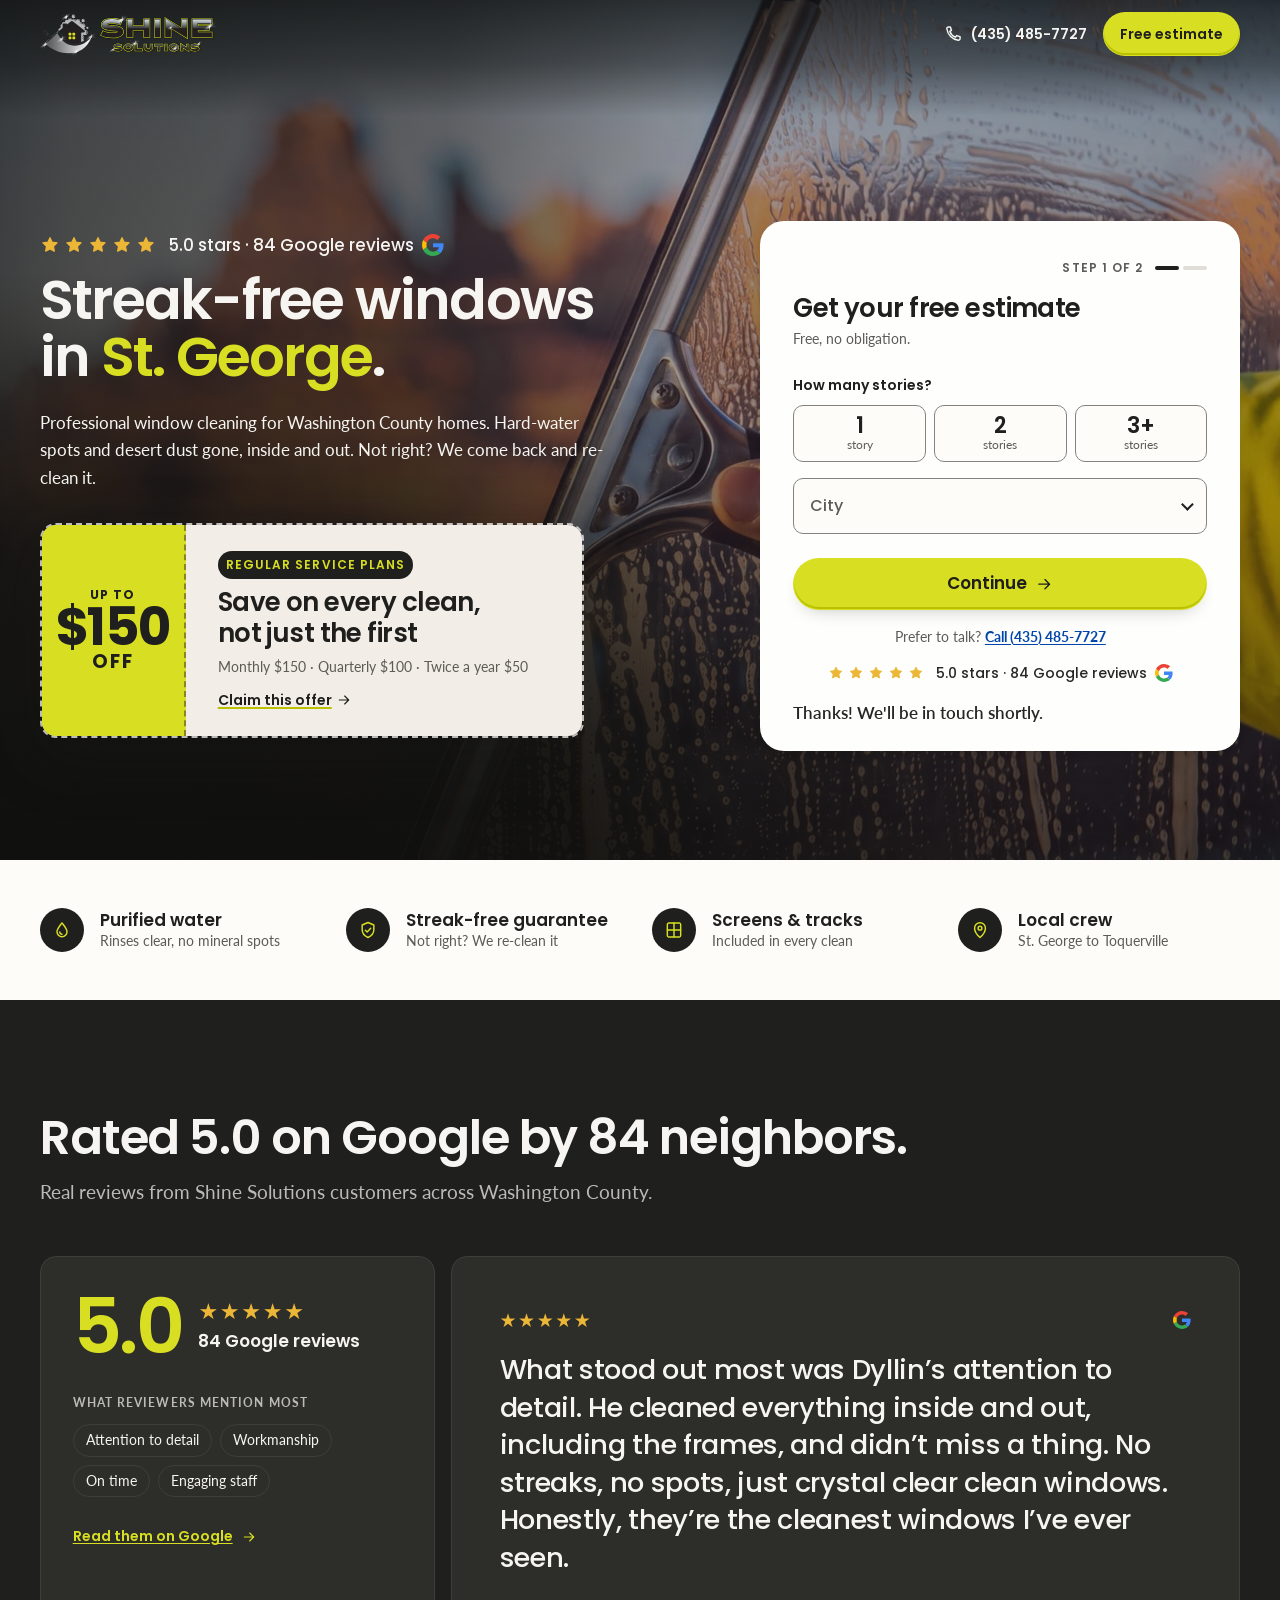
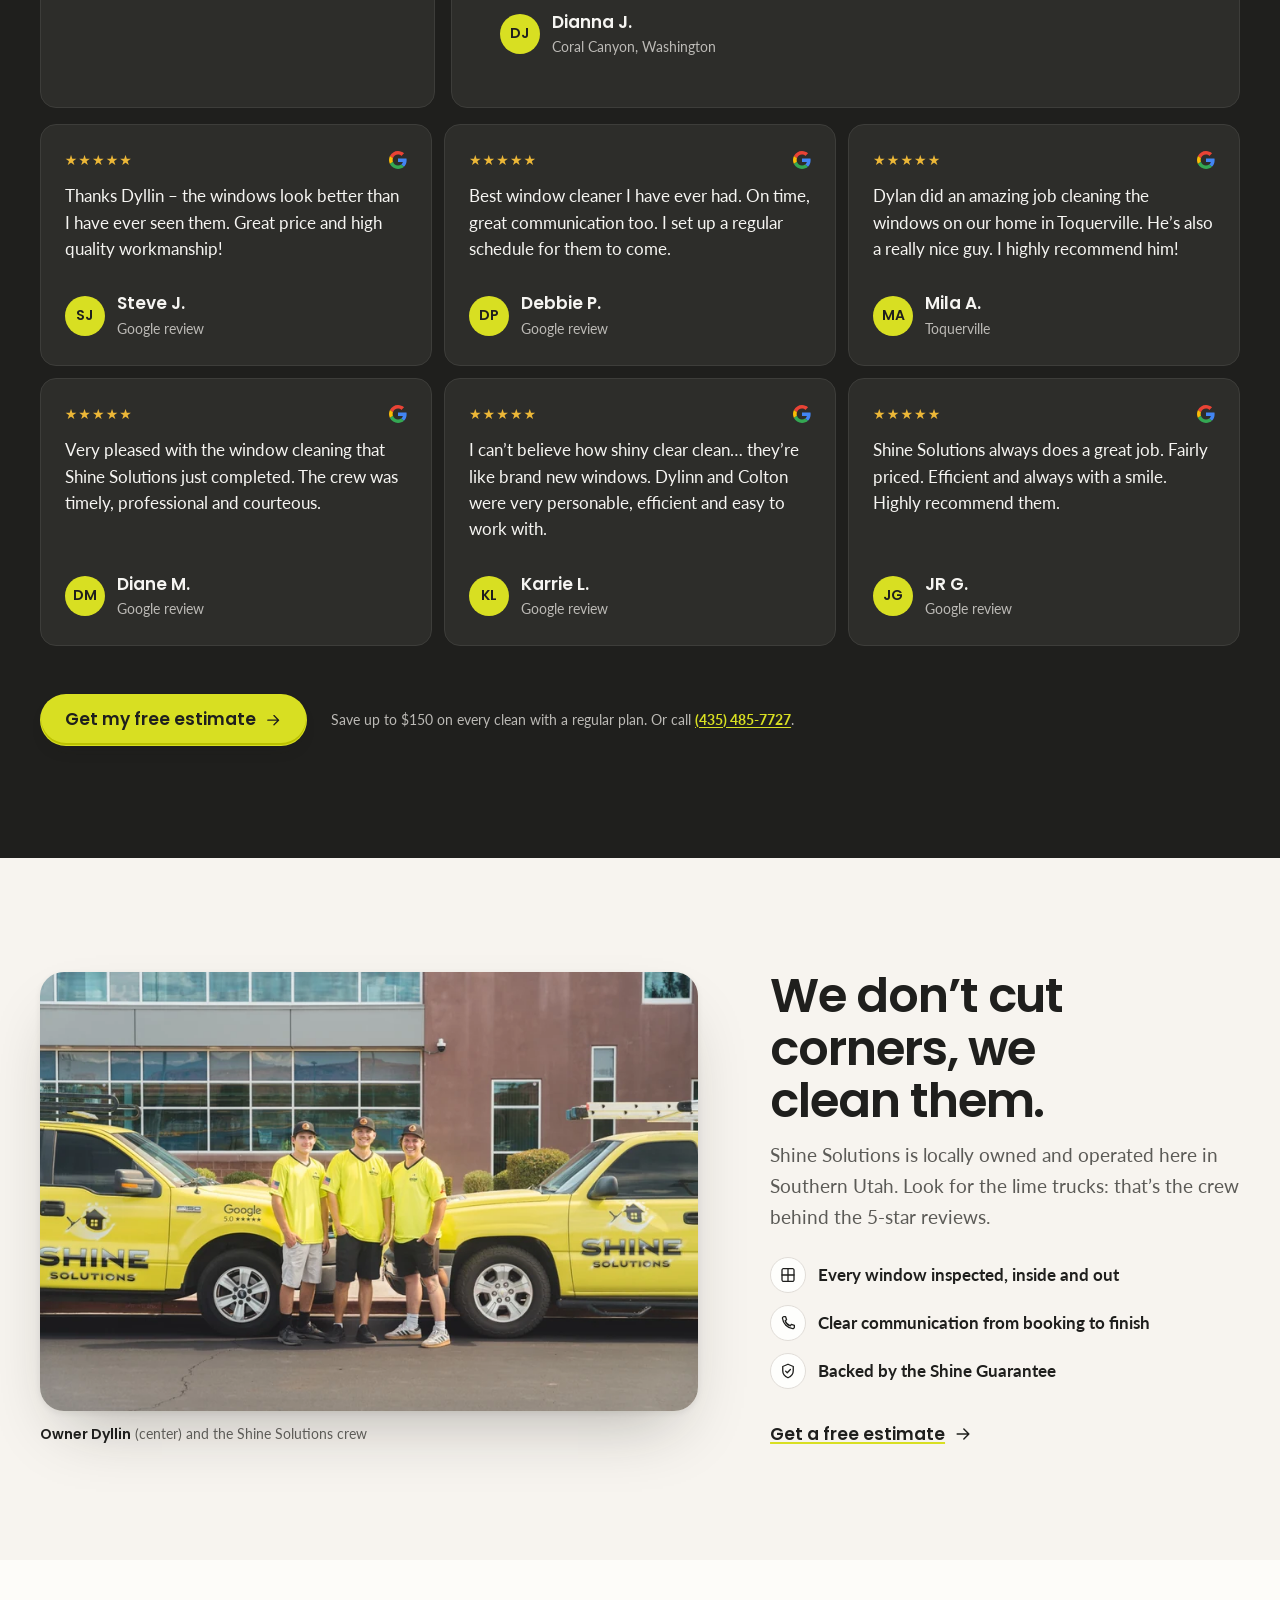
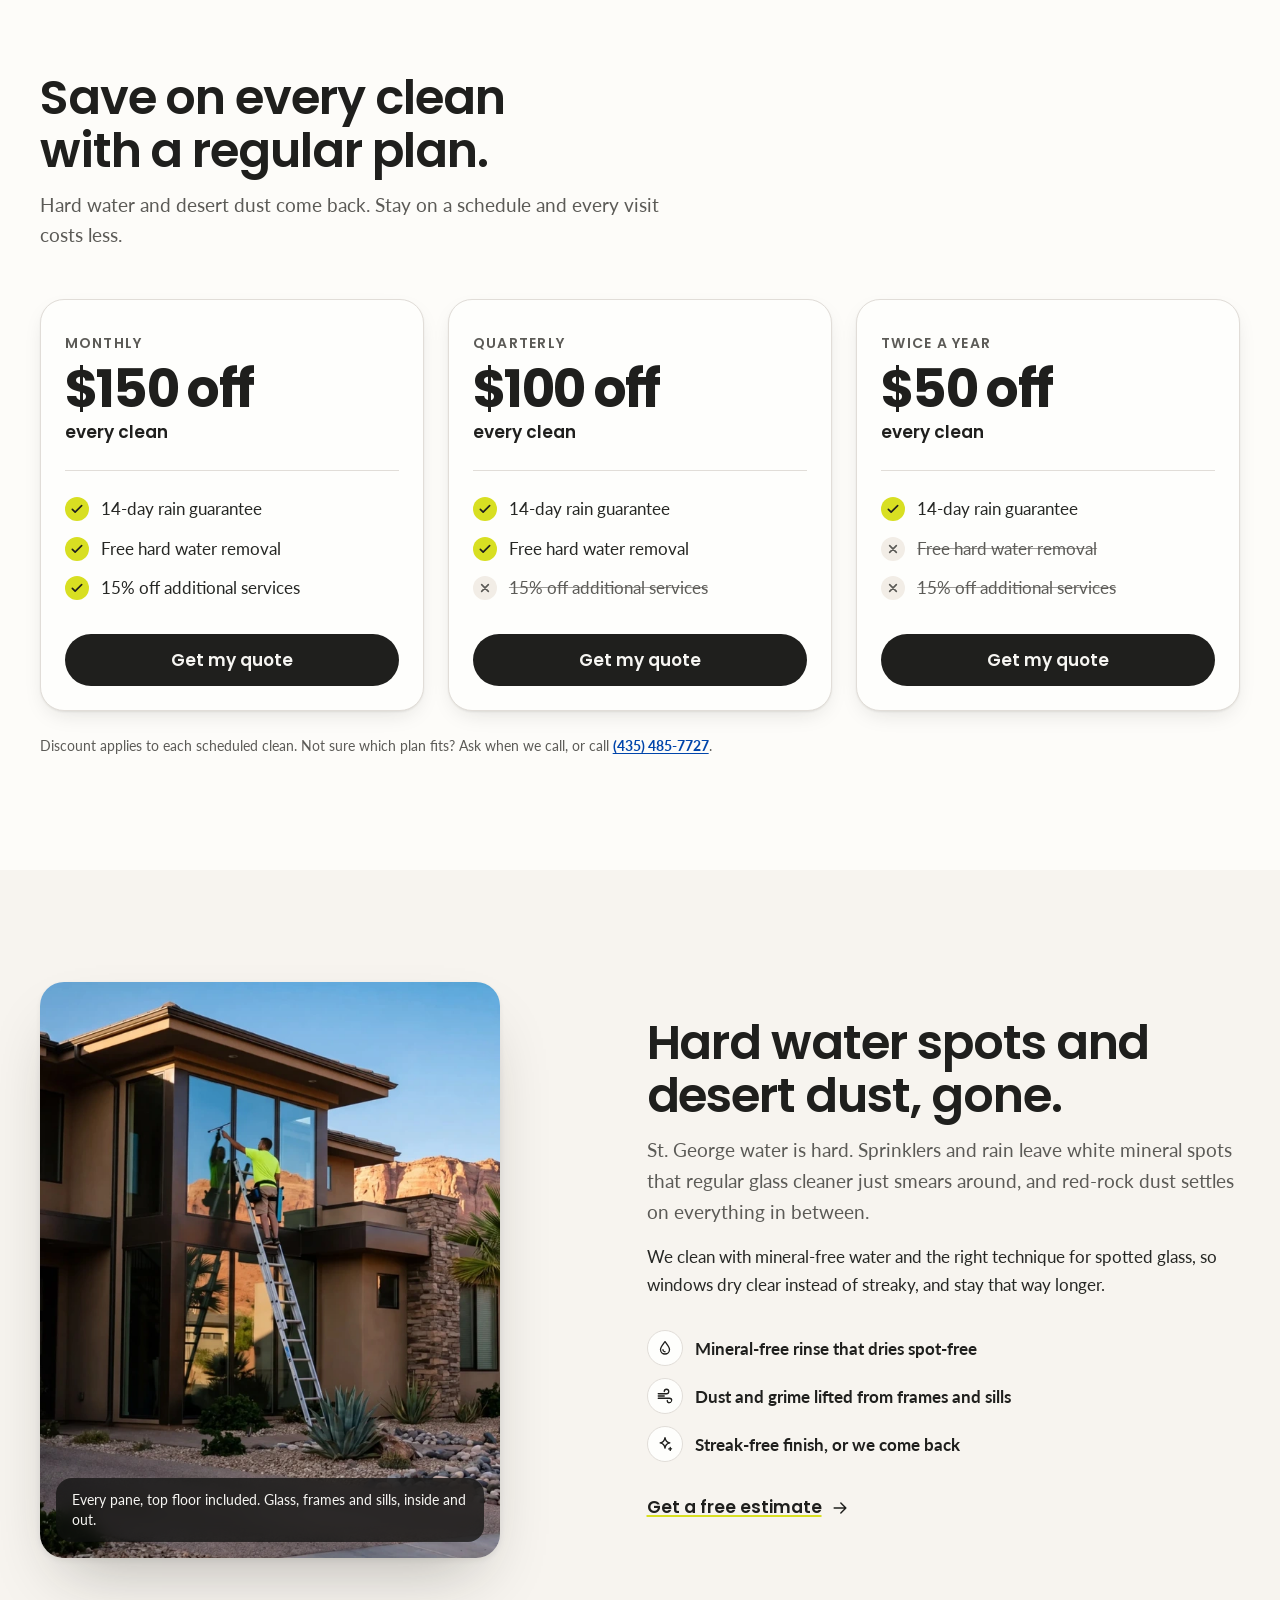
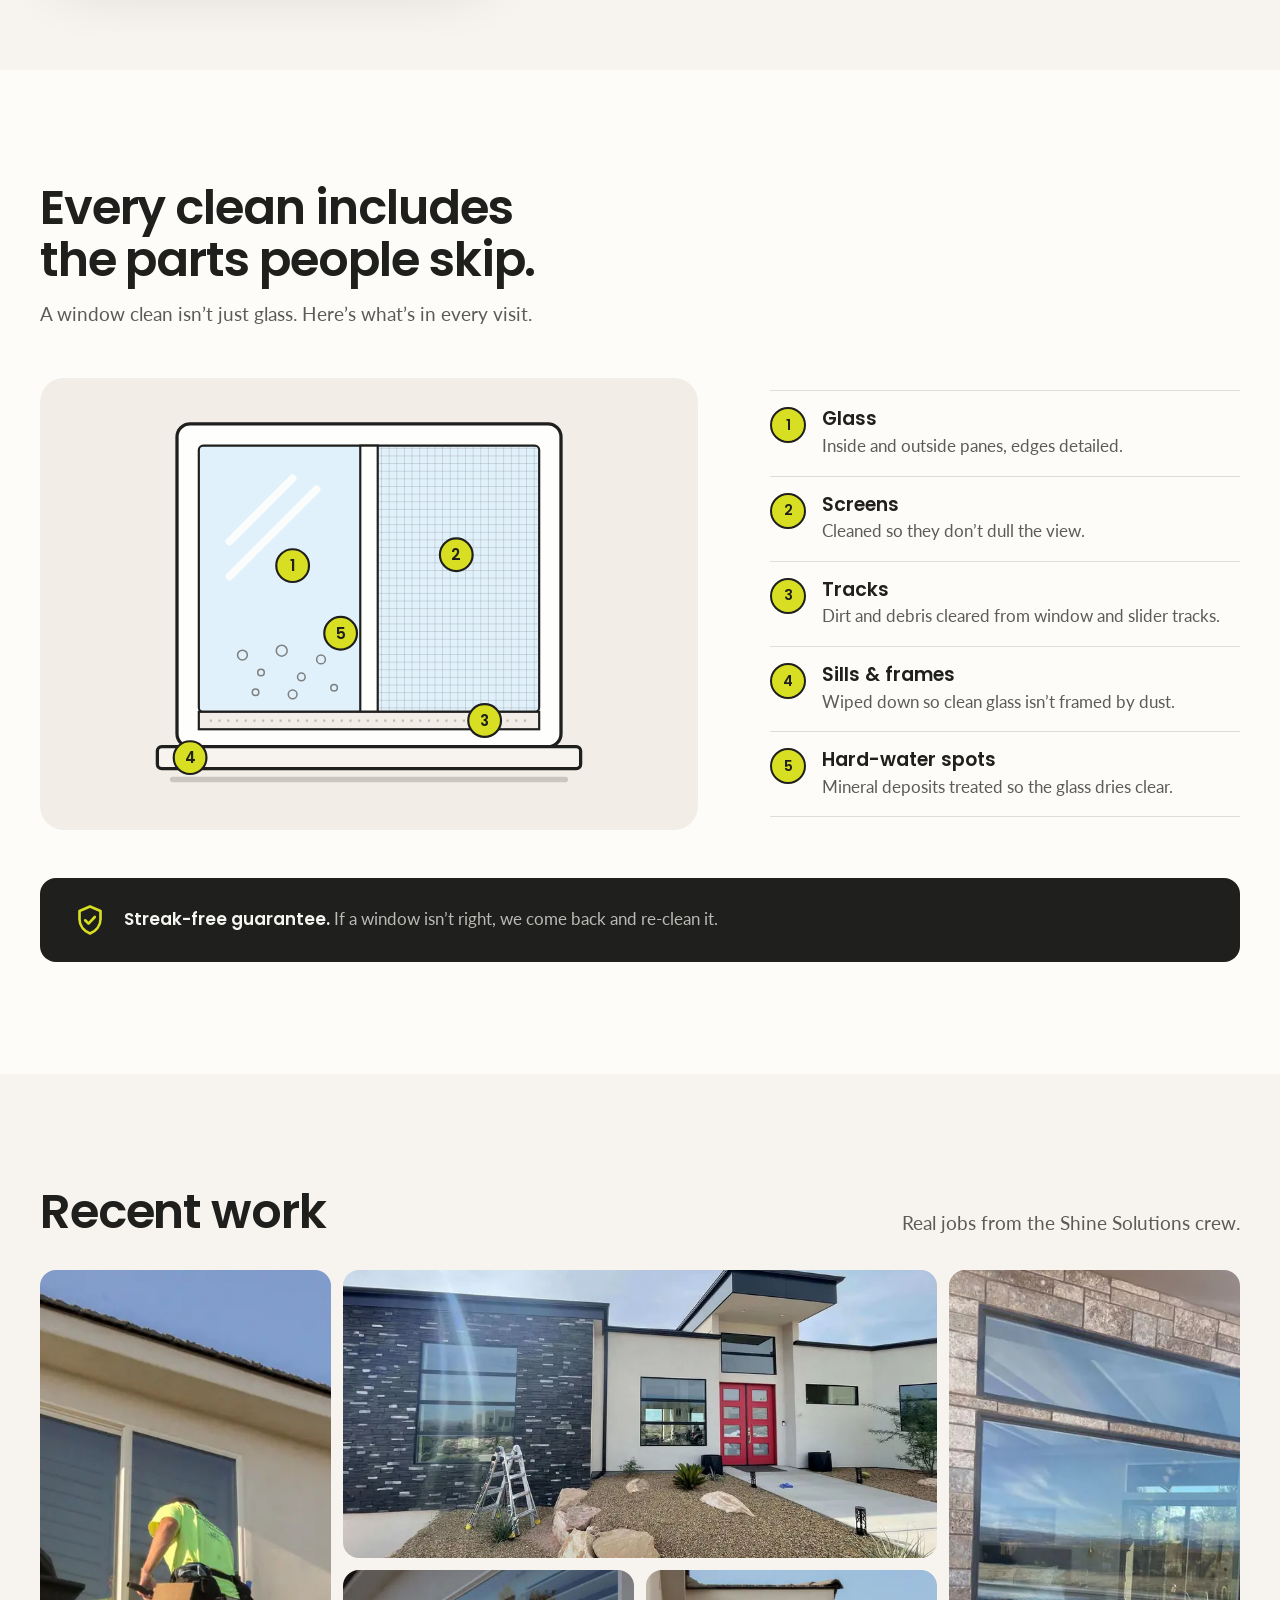
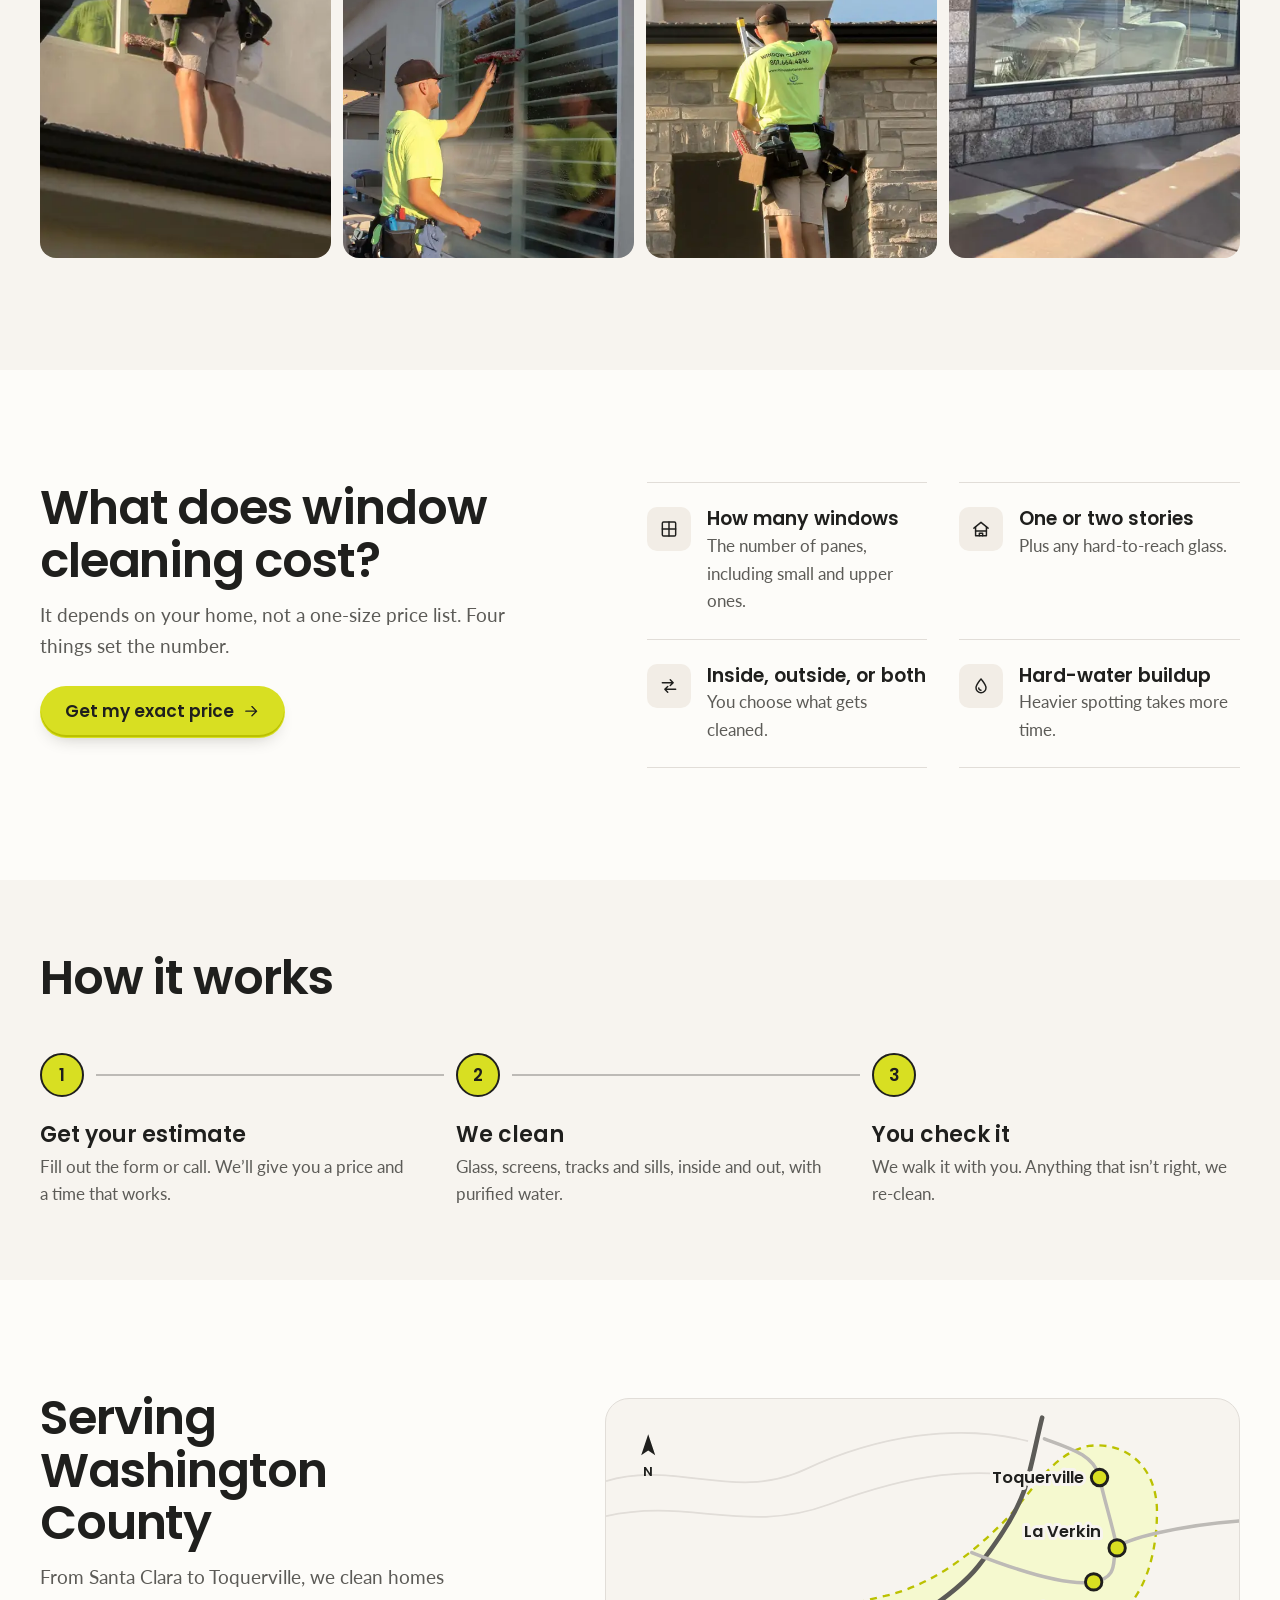
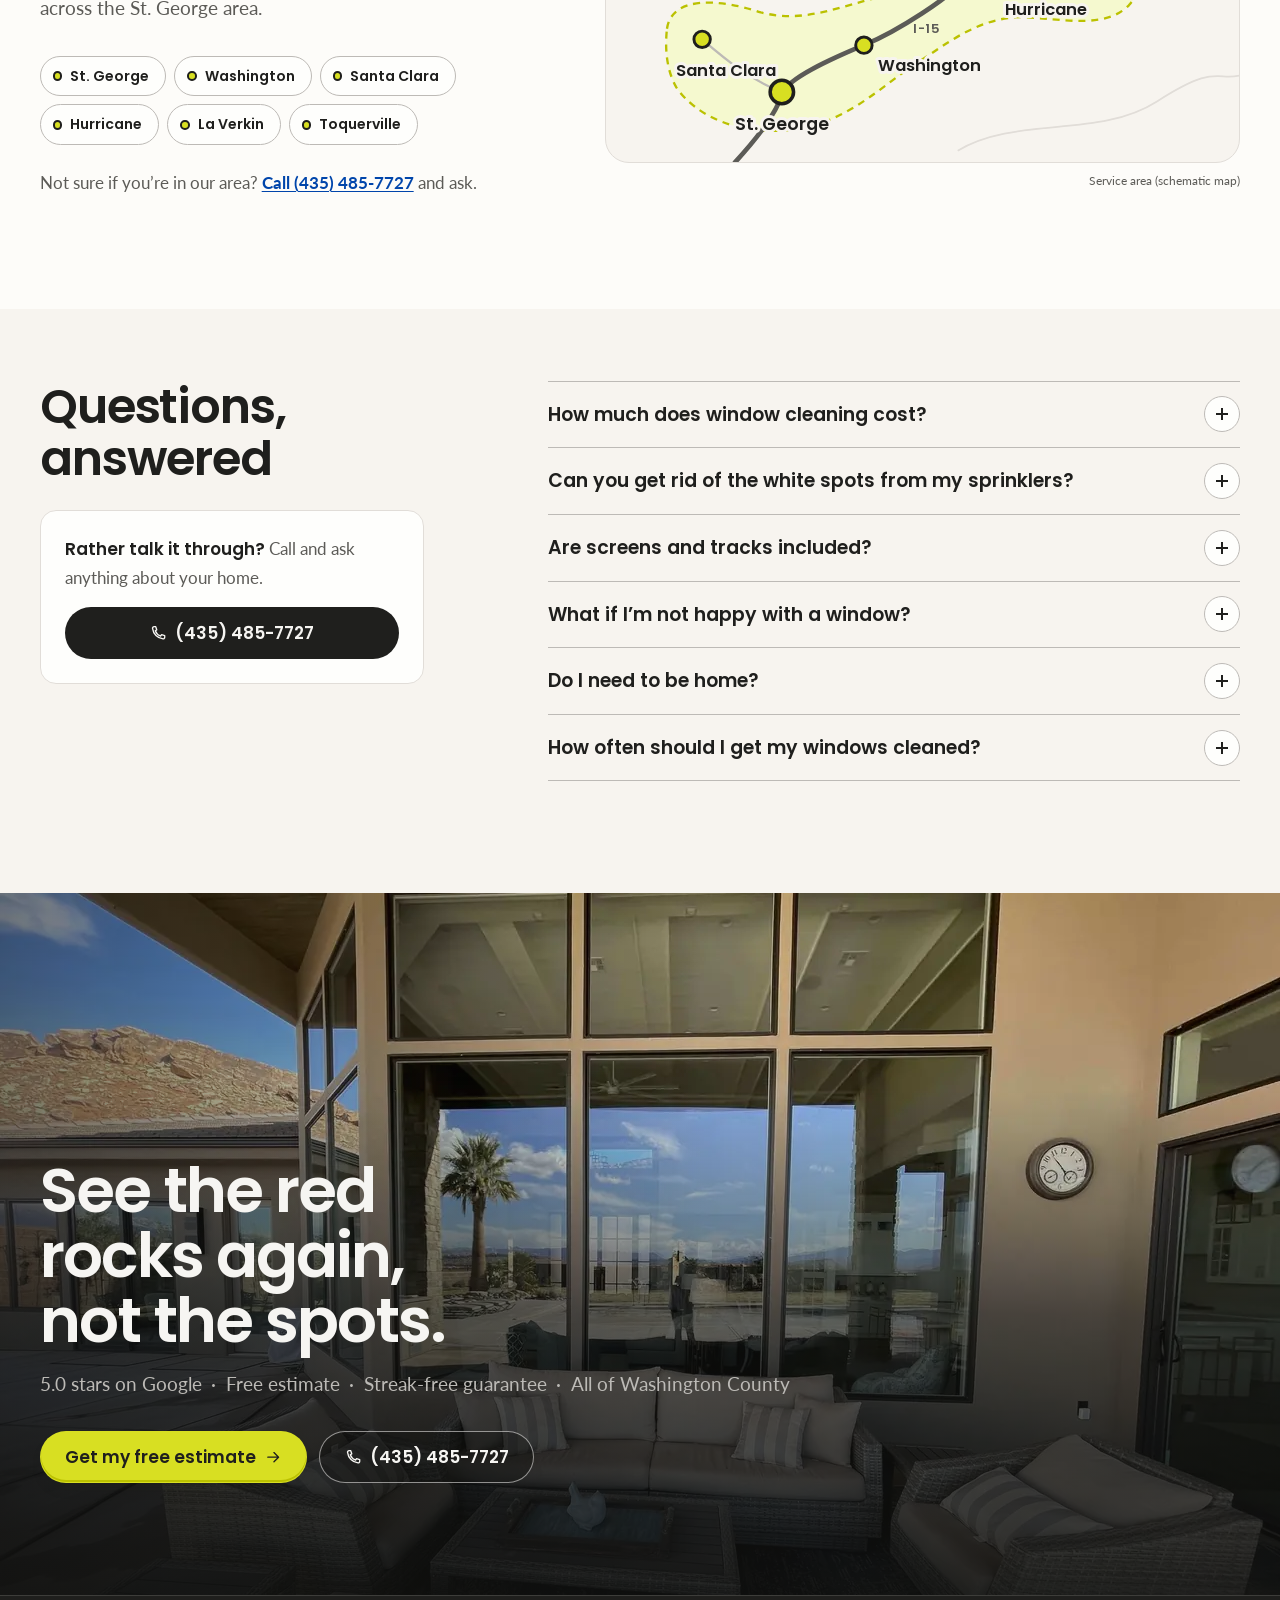
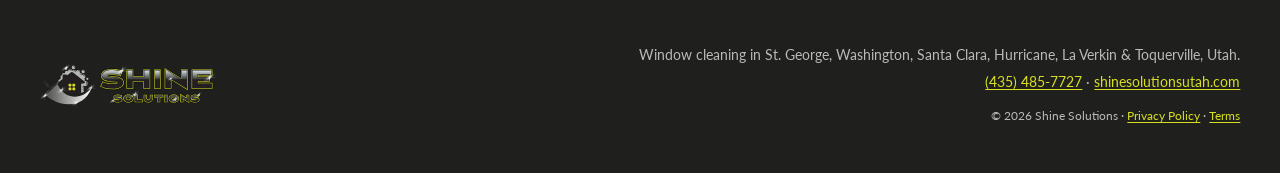
<file: index.html>
<!doctype html>
<html lang="en">
<head>
  <meta name="ockno-page" content="home">
  <meta charset="utf-8">
  <meta name="viewport" content="width=device-width, initial-scale=1, viewport-fit=cover">
  <title>Window Cleaning in St. George, UT | Shine Solutions</title>
  <meta name="description" content="Streak-free window cleaning in St. George, Washington, Santa Clara, Hurricane, La Verkin and Toquerville. Hard-water spot removal, screens and tracks included. Free estimate.">
  <link rel="canonical" href="https://www.shinesolutionsutah.com/">
  <meta name="robots" content="index, follow">
  <meta name="theme-color" content="#242424">

  <!-- Google Ads. The estimate-form conversion is sent from script.js; its target is data-ads-conversion on #estimate-form. -->
  <!-- Google tag (gtag.js) -->
  <script async src="https://www.googletagmanager.com/gtag/js?id=AW-18330851082"></script>
  <script>
    window.dataLayer = window.dataLayer || [];
    function gtag(){dataLayer.push(arguments);}
    gtag('js', new Date());

    gtag('config', 'AW-18330851082');
  </script>

  <link rel="icon" type="image/png" sizes="32x32" href="assets/favicon-32.png">
  <link rel="apple-touch-icon" href="assets/favicon-256.png">

  <link rel="preload" as="image" type="image/webp" href="assets/img/hero-grip-desktop-1280.webp"
        imagesrcset="assets/img/hero-grip-desktop-1280.webp 1280w, assets/img/hero-grip-desktop-1500.webp 1500w" imagesizes="100vw"
        media="(min-width: 60rem)">
  <link rel="preload" as="image" type="image/webp" href="assets/img/hero-grip-mobile-640.webp"
        imagesrcset="assets/img/hero-grip-mobile-640.webp 640w, assets/img/hero-grip-mobile-900.webp 900w" imagesizes="100vw"
        media="(max-width: 39.99rem)">
  <link rel="preload" as="image" type="image/webp" href="assets/img/hero-grip-1280.webp"
        imagesrcset="assets/img/hero-grip-1280.webp 1280w, assets/img/hero-grip-2000.webp 2000w" imagesizes="100vw"
        media="(min-width: 40rem) and (max-width: 59.99rem)">

  <link rel="preconnect" href="https://fonts.googleapis.com">
  <link rel="preconnect" href="https://fonts.gstatic.com" crossorigin>
  <link rel="stylesheet" href="https://fonts.googleapis.com/css2?family=Lato:wght@400;700&family=Poppins:wght@500;600;700&display=swap">
  <link rel="stylesheet" href="tokens.css">
  <link rel="stylesheet" href="styles.css">

  <script type="application/ld+json">
  {
    "@context": "https://schema.org",
    "@type": "HomeAndConstructionBusiness",
    "name": "Shine Solutions",
    "url": "https://www.shinesolutionsutah.com/",
    "telephone": "+1-435-485-7727",
    "description": "Residential window cleaning in St. George and Washington County, Utah.",
    "areaServed": ["St. George, UT", "Washington, UT", "Santa Clara, UT", "Hurricane, UT", "La Verkin, UT", "Toquerville, UT"],
    "makesOffer": { "@type": "Offer", "itemOffered": { "@type": "Service", "name": "Window cleaning" } }
  }
  </script>
</head>
<body id="top">
  <!-- Icon sprite · one stroke voice (24px grid, 1.75 stroke, round caps) -->
  <svg class="sprite" aria-hidden="true" focusable="false">
    <symbol id="i-check" viewBox="0 0 24 24"><path d="M5 12.5l4.2 4.2L19 7"/></symbol>
    <symbol id="i-drop" viewBox="0 0 24 24"><path d="M12 3.5c3 4 6 7.2 6 10.5a6 6 0 0 1-12 0c0-3.3 3-6.5 6-10.5z"/><path d="M9.3 14.3a2.7 2.7 0 0 0 2.7 2.7"/></symbol>
    <symbol id="i-shield" viewBox="0 0 24 24"><path d="M12 3l7 3v5.5c0 4.3-3 7.8-7 9.5-4-1.7-7-5.2-7-9.5V6z"/><path d="M8.8 12.2l2.2 2.2 4.2-4.4"/></symbol>
    <symbol id="i-window" viewBox="0 0 24 24"><rect x="4" y="3.5" width="16" height="17" rx="1.5"/><path d="M12 3.5v17M4 12h16"/></symbol>
    <symbol id="i-pin" viewBox="0 0 24 24"><path d="M12 21s6.5-5.8 6.5-11.2a6.5 6.5 0 0 0-13 0C5.5 15.2 12 21 12 21z"/><circle cx="12" cy="9.8" r="2.3"/></symbol>
    <symbol id="i-phone" viewBox="0 0 24 24"><path d="M6.6 3.5h2.2l1.3 4.1-1.9 1.3a11.5 11.5 0 0 0 6.9 6.9l1.3-1.9 4.1 1.3v2.2a2 2 0 0 1-2.2 2A15.8 15.8 0 0 1 4.6 5.7a2 2 0 0 1 2-2.2z"/></symbol>
    <symbol id="i-star" viewBox="0 0 24 24"><path d="M12 3.2l2.6 5.4 5.9.8-4.3 4.1 1 5.9L12 16.6l-5.2 2.8 1-5.9-4.3-4.1 5.9-.8z"/></symbol>
    <!-- Google "G" (brand colours) -->
    <symbol id="i-google" viewBox="0 0 48 48"><path fill="#EA4335" d="M24 9.5c3.54 0 6.71 1.22 9.21 3.6l6.85-6.85C35.9 2.38 30.47 0 24 0 14.62 0 6.51 5.38 2.56 13.22l7.98 6.19C12.43 13.72 17.74 9.5 24 9.5z"/><path fill="#4285F4" d="M46.98 24.55c0-1.57-.15-3.09-.38-4.55H24v9.02h12.94c-.58 2.96-2.26 5.48-4.78 7.18l7.73 6c4.51-4.18 7.09-10.36 7.09-17.65z"/><path fill="#FBBC05" d="M10.53 28.59c-.48-1.45-.76-2.99-.76-4.59s.27-3.14.76-4.59l-7.98-6.19C.92 16.46 0 20.12 0 24c0 3.88.92 7.54 2.56 10.78l7.97-6.19z"/><path fill="#34A853" d="M24 48c6.48 0 11.93-2.13 15.89-5.81l-7.73-6c-2.15 1.45-4.92 2.3-8.16 2.3-6.26 0-11.57-4.22-13.47-9.91l-7.98 6.19C6.51 42.62 14.62 48 24 48z"/></symbol>
    <symbol id="i-x" viewBox="0 0 24 24"><path d="M7 7l10 10M17 7L7 17"/></symbol>
    <symbol id="i-arrow" viewBox="0 0 24 24"><path d="M5 12h13M13 6l6 6-6 6"/></symbol>
    <symbol id="i-stories" viewBox="0 0 24 24"><path d="M3.5 11L12 4l8.5 7"/><path d="M5.5 9.5V20h13V9.5"/><path d="M5.5 14.5h13"/><path d="M10 20v-3h4v3"/></symbol>
    <symbol id="i-inout" viewBox="0 0 24 24"><path d="M4 8h13M13.5 4.5L17 8l-3.5 3.5"/><path d="M20 16H7M10.5 12.5L7 16l3.5 3.5"/></symbol>
    <symbol id="i-wind" viewBox="0 0 24 24"><path d="M3 9h11a3 3 0 1 0-3-3"/><path d="M3 15h15a3 3 0 1 1-3 3"/><path d="M3 12h8"/></symbol>
    <symbol id="i-sparkle" viewBox="0 0 24 24"><path d="M12 3.5c.6 4.4 2.5 6.3 6.5 7-4 .7-5.9 2.6-6.5 7-.6-4.4-2.5-6.3-6.5-7 4-.7 5.9-2.6 6.5-7z"/><path d="M19 16.5v4M17 18.5h4"/></symbol>
  </svg>

  <a class="skip" href="#estimate">Skip to the free estimate form</a>

  <header class="nav" id="nav">
    <div class="nav__inner">
      <a class="brand" href="#top" aria-label="Shine Solutions, back to top">
        <img src="assets/shine-solutions-logo.svg" alt="Shine Solutions" width="682" height="170">
      </a>
      <div class="nav__actions">
        <a class="nav__phone" href="tel:+14354857727" data-track="phone_click">
          <svg class="i" aria-hidden="true"><use href="#i-phone"/></svg>
          <span>(435)&nbsp;485-7727</span>
        </a>
        <a class="btn btn--primary btn--sm nav__cta" href="#estimate">Free estimate</a>
        <a class="btn btn--ghost-light btn--sm nav__call" href="tel:+14354857727" data-track="phone_click">
          <svg class="i" aria-hidden="true"><use href="#i-phone"/></svg>
          <span>Call</span>
        </a>
      </div>
    </div>
  </header>

  <main>
    <!-- ═══ HERO · photo + form card bridging the photo and the page ═══ -->
    <section class="hero" aria-labelledby="hero-title">
      <picture class="hero__media">
        <source media="(min-width: 60rem)" type="image/webp"
                srcset="assets/img/hero-grip-desktop-1280.webp 1280w, assets/img/hero-grip-desktop-1500.webp 1500w" sizes="100vw">
        <source media="(min-width: 60rem)"
                srcset="assets/img/hero-grip-desktop-1280.jpg 1280w, assets/img/hero-grip-desktop-1500.jpg 1500w" sizes="100vw">
        <!-- tablets: full frame -->
        <source media="(min-width: 40rem)" type="image/webp"
                srcset="assets/img/hero-grip-1280.webp 1280w, assets/img/hero-grip-2000.webp 2000w" sizes="100vw">
        <source media="(min-width: 40rem)"
                srcset="assets/img/hero-grip-1280.jpg 1280w, assets/img/hero-grip-2000.jpg 2000w" sizes="100vw">
        <source type="image/webp"
                srcset="assets/img/hero-grip-mobile-640.webp 640w, assets/img/hero-grip-mobile-900.webp 900w" sizes="100vw">
        <img src="assets/img/hero-grip-mobile-640.jpg"
             srcset="assets/img/hero-grip-mobile-640.jpg 640w, assets/img/hero-grip-mobile-900.jpg 900w" sizes="100vw"
             width="640" height="800" fetchpriority="high" decoding="async"
             alt="A window cleaner's hand pulling a squeegee through soapy water on a window, red rock cliffs blurred beyond">
      </picture>

      <div class="hero__head">
        <p class="rating-pill"><span class="rating-pill__stars" role="img" aria-label="Rated 5 out of 5"><svg aria-hidden="true"><use href="#i-star"/></svg><svg aria-hidden="true"><use href="#i-star"/></svg><svg aria-hidden="true"><use href="#i-star"/></svg><svg aria-hidden="true"><use href="#i-star"/></svg><svg aria-hidden="true"><use href="#i-star"/></svg></span><span class="rating-pill__text">5.0 stars · 84 Google reviews<svg class="g-logo" aria-hidden="true"><use href="#i-google"/></svg></span></p>
        <h1 id="hero-title" class="hero__title">Streak-free windows in <span class="hl nowrap" data-city>St.&nbsp;George</span>.</h1>
      </div>

      <div class="hero__body">
        <p class="hero__lede">Professional window cleaning for Washington County homes. Hard-water spots and desert dust gone,
          inside and out. Not right? We come back and re-clean it.</p>

        <!-- Offer coupon → jumps to the form (the plans section explains the tiers further down). Amounts must match #plans and the hidden "offer" field. -->
        <div class="coupon">
          <a class="coupon__card" href="#estimate" data-track="offer_click">
            <p class="coupon__stub"><span class="coupon__upto">up to</span><span class="coupon__amount">$150</span><span class="coupon__off">off</span></p>
            <div class="coupon__body">
              <p class="coupon__label">Regular service plans</p>
              <p class="coupon__title">Save on every clean, not just the&nbsp;first</p>
              <p class="coupon__fine"><span class="nowrap">Monthly $150</span> · <span class="nowrap">Quarterly $100</span> · <span class="nowrap">Twice a year $50</span></p>
              <span class="coupon__more">Claim this offer<svg class="i" aria-hidden="true"><use href="#i-arrow"/></svg></span>
            </div>
          </a>
        </div>
      </div>

      <div class="hero__form" id="estimate">
        <!-- data-ads-conversion: the Google Ads conversion to report when a lead is received. Replace CONVERSION_LABEL with the
             label from Google Ads (Goals > Conversions > your lead-form action > Tag setup > event snippet "send_to"). -->
        <form class="form" id="estimate-form" novalidate data-endpoint="https://hooks.zapier.com/hooks/catch/29011102/4miz0ay/" data-ads-conversion="AW-18330851082/CONVERSION_LABEL" data-ockno-form>
          <div class="form__main">
            <!-- phones + tablets: the plan offer rides on top of the form card as a tear-off ticket
                 (desktop shows the full coupon beside the form instead). Amounts must match #plans. -->
            <div class="form__offer">
              <p class="form__offer-stub"><span>up to</span><b>$150</b><span>off</span></p>
              <p class="form__offer-text"><strong>Save on every clean</strong> <span>with a regular cleaning plan</span></p>
            </div>

            <!-- progress; the step label is announced to screen readers when it changes -->
            <div class="form__progress">
              <button class="form__back" type="button" hidden><svg class="i" aria-hidden="true"><use href="#i-arrow"/></svg>Back</button>
              <p class="form__step" aria-live="polite">Step <span data-step-num>1</span> of 2</p>
              <span class="form__bar" aria-hidden="true"><span></span><span></span></span>
            </div>

            <!-- STEP 1 · nothing personal, just taps -->
            <div class="form__panel" data-step="1">
              <h2 class="form__title">Get your free estimate</h2>
              <p class="form__sub">Free, no obligation.</p>

              <div class="form__fields">
                <fieldset class="choice" id="f-stories" aria-describedby="f-stories-error">
                  <legend>How many stories?</legend>
                  <div class="choice__options">
                    <label class="choice__opt"><input type="radio" name="stories" value="1" data-ockno-field="custom:how_many_stories"><span><b>1</b>story</span></label>
                    <label class="choice__opt"><input type="radio" name="stories" value="2" data-ockno-field="custom:how_many_stories"><span><b>2</b>stories</span></label>
                    <label class="choice__opt"><input type="radio" name="stories" value="3+" data-ockno-field="custom:how_many_stories"><span><b>3+</b>stories</span></label>
                  </div>
                  <p class="field__error" id="f-stories-error" hidden>Pick one</p>
                </fieldset>

                <div class="field">
                  <label for="f-city">City</label>
                  <div class="select">
                    <select id="f-city" name="city" required data-ockno-field="city">
                      <option value="" disabled selected hidden></option>
                      <option>St. George</option>
                      <option>Washington</option>
                      <option>Santa Clara</option>
                      <option>Hurricane</option>
                      <option>La Verkin</option>
                      <option>Toquerville</option>
                    </select>
                  </div>
                  <p class="field__error" id="f-city-error" hidden>Pick your city</p>
                </div>
              </div>

              <button class="btn btn--primary btn--block" type="button" data-next>
                <span>Continue</span>
                <svg class="i i--arrow" aria-hidden="true"><use href="#i-arrow"/></svg>
              </button>
            </div>

            <!-- STEP 2 · contact details. The text-message consent sits here, next to the phone field and the button,
                 where the number is given: optional, unchecked by default (carriers reject pre-checked or required boxes).
                 TODO before launch: compare the wording with GoHighLevel's current A2P 10DLC template, and swap in the
                 real privacy.html / terms.html. -->
            <div class="form__panel" data-step="2" hidden>
              <h2 class="form__title">How can we reach you?</h2>
              <p class="form__sub">We&rsquo;ll get in touch to set up your free estimate. We never share your number.</p>

              <div class="form__fields">
                <div class="field">
                  <label for="f-name">Name</label>
                  <input id="f-name" name="name" type="text" autocomplete="name" placeholder=" " required data-ockno-field="full_name">
                  <p class="field__error" id="f-name-error" hidden>Enter your name</p>
                </div>

                <div class="field">
                  <label for="f-phone">Phone</label>
                  <input id="f-phone" name="phone" type="tel" inputmode="tel" autocomplete="tel" placeholder=" " required data-ockno-field="phone">
                  <p class="field__error" id="f-phone-error" hidden>Enter a 10-digit number</p>
                </div>
              </div>

              <div class="consent">
                <label class="consent__check"><input type="checkbox" name="sms_service" value="yes" aria-describedby="consent-fine" data-ockno-consent="sms"><span>Text me about my estimate and appointments</span></label>
              </div>

              <button class="btn btn--primary btn--block" type="submit" data-ockno-submit>
                <span class="btn__spin" aria-hidden="true"></span>
                <span class="btn__label">Get my free estimate</span>
                <svg class="i i--arrow" aria-hidden="true"><use href="#i-arrow"/></svg>
              </button>
              <p class="form__status" role="status" aria-live="polite"></p>
              <p class="consent__fine" id="consent-fine">Optional. By checking the box above, you agree to receive recurring automated texts from Shine Solutions at the number provided. Consent is not a condition of purchase. Msg frequency varies. Msg &amp; data rates may apply. Reply STOP to opt out, HELP for help. <a href="privacy.html" target="_blank" rel="noopener">Privacy&nbsp;Policy</a> · <a href="terms.html" target="_blank" rel="noopener">Terms</a></p>
            </div>

            <!-- Ad attribution, filled by script.js from the landing URL -->
            <input type="hidden" name="gclid">
            <input type="hidden" name="utm_source">
            <input type="hidden" name="utm_campaign">
            <input type="hidden" name="utm_term">
            <input type="hidden" name="page" value="window-cleaning-st-george">
            <input type="hidden" name="offer" value="Plan discounts: monthly $150, quarterly $100, twice a year $50 off per clean" data-ockno-field="opportunity:offer">
            <input type="hidden" name="plan" value="" data-ockno-field="opportunity:plan">

            <p class="form__alt">Prefer to talk? <a href="tel:+14354857727" data-track="phone_click">Call (435)&nbsp;485-7727</a></p>
            <p class="rating-pill rating-pill--light form__rating"><span class="rating-pill__stars" role="img" aria-label="Rated 5 out of 5"><svg aria-hidden="true"><use href="#i-star"/></svg><svg aria-hidden="true"><use href="#i-star"/></svg><svg aria-hidden="true"><use href="#i-star"/></svg><svg aria-hidden="true"><use href="#i-star"/></svg><svg aria-hidden="true"><use href="#i-star"/></svg></span><span class="rating-pill__text">5.0 stars · 84 Google reviews<svg class="g-logo" aria-hidden="true"><use href="#i-google"/></svg></span></p>
          </div>

          <div class="form__done" hidden>
            <span class="form__done-icon"><svg class="i" aria-hidden="true"><use href="#i-check"/></svg></span>
            <h2 class="form__title" tabindex="-1">Request received</h2>
            <p class="form__done-text"></p>
            <a class="btn btn--ghost btn--block" href="tel:+14354857727" data-track="phone_click">
              <svg class="i" aria-hidden="true"><use href="#i-phone"/></svg><span>Call (435)&nbsp;485-7727</span>
            </a>
          </div>
        
<p data-ockno-success style="margin-top:1rem;font-weight:600;">Thanks! We'll be in touch shortly.</p>
</form>
      </div>

      <ul class="hero__points" role="list">
        <li class="point">
          <svg class="i" aria-hidden="true"><use href="#i-drop"/></svg>
          <p><strong>Purified water</strong><span>Rinses clear, no mineral spots</span></p>
        </li>
        <li class="point">
          <svg class="i" aria-hidden="true"><use href="#i-shield"/></svg>
          <p><strong>Streak-free guarantee</strong><span>Not right? We re-clean it</span></p>
        </li>
        <li class="point">
          <svg class="i" aria-hidden="true"><use href="#i-window"/></svg>
          <p><strong>Screens &amp; tracks</strong><span>Included in every clean</span></p>
        </li>
        <li class="point">
          <svg class="i" aria-hidden="true"><use href="#i-pin"/></svg>
          <p><strong>Local crew</strong><span>St. George to Toquerville</span></p>
        </li>
      </ul>
    </section>

    <!-- ═══ REVIEWS · real Google reviews, straight after the hero ═══
         From Shine Solutions' Google Business Profile, pulled 2026-10-12 (5.0 · 84 reviews). Reviewers' own words;
         the featured one and Karrie L.'s are excerpts. Names shortened to first name + last initial. Update the count as it grows. -->
    <section class="reviews" aria-labelledby="reviews-title">
      <div class="wrap">
        <div class="reviews__head">
          <h2 id="reviews-title" class="h2">Rated 5.0 on Google by 84&nbsp;neighbors.</h2>
          <p class="lede">Real reviews from Shine Solutions customers across Washington County.</p>
        </div>

        <div class="reviews__top">
          <div class="score">
            <p class="score__num">5.0</p>
            <p class="score__stars" role="img" aria-label="5 out of 5 stars">★★★★★</p>
            <p class="score__count">84 Google reviews</p>
            <p class="score__label">What reviewers mention most</p>
            <ul class="score__tags" role="list">
              <li>Attention to detail</li><li>Workmanship</li><li>On time</li><li>Engaging staff</li>
            </ul>
            <a class="score__link" href="https://share.google/nJIvfsANYts8qv99s" target="_blank" rel="noopener">Read them on Google<svg class="i" aria-hidden="true"><use href="#i-arrow"/></svg></a>
          </div>
          <figure class="quote quote--featured">
            <p class="quote__stars" role="img" aria-label="5 out of 5 stars on Google"><span>★★★★★</span><svg class="g-logo" aria-hidden="true"><use href="#i-google"/></svg></p>
            <blockquote><p>What stood out most was Dyllin&rsquo;s attention to detail. He cleaned everything inside and out,
              including the frames, and didn&rsquo;t miss a thing. No streaks, no spots, just crystal clear clean windows.
              Honestly, they&rsquo;re the cleanest windows I&rsquo;ve ever seen.</p></blockquote>
            <figcaption><span class="avatar" aria-hidden="true">DJ</span><span><strong>Dianna J.</strong>Coral Canyon, Washington</span></figcaption>
          </figure>
        </div>

        <ul class="reviews__grid" role="list" aria-label="More Google reviews">
          <li>
            <figure class="quote">
              <p class="quote__stars" role="img" aria-label="5 out of 5 stars on Google"><span>★★★★★</span><svg class="g-logo" aria-hidden="true"><use href="#i-google"/></svg></p>
              <blockquote><p>Thanks Dyllin &ndash; the windows look better than I have ever seen them. Great price and high quality workmanship!</p></blockquote>
              <figcaption><span class="avatar" aria-hidden="true">SJ</span><span><strong>Steve J.</strong>Google review</span></figcaption>
            </figure>
          </li>
          <li>
            <figure class="quote">
              <p class="quote__stars" role="img" aria-label="5 out of 5 stars on Google"><span>★★★★★</span><svg class="g-logo" aria-hidden="true"><use href="#i-google"/></svg></p>
              <blockquote><p>Best window cleaner I have ever had. On time, great communication too. I set up a regular schedule for them to come.</p></blockquote>
              <figcaption><span class="avatar" aria-hidden="true">DP</span><span><strong>Debbie P.</strong>Google review</span></figcaption>
            </figure>
          </li>
          <li>
            <figure class="quote">
              <p class="quote__stars" role="img" aria-label="5 out of 5 stars on Google"><span>★★★★★</span><svg class="g-logo" aria-hidden="true"><use href="#i-google"/></svg></p>
              <blockquote><p>Dylan did an amazing job cleaning the windows on our home in Toquerville. He&rsquo;s also a really nice guy. I highly recommend him!</p></blockquote>
              <figcaption><span class="avatar" aria-hidden="true">MA</span><span><strong>Mila A.</strong>Toquerville</span></figcaption>
            </figure>
          </li>
          <li>
            <figure class="quote">
              <p class="quote__stars" role="img" aria-label="5 out of 5 stars on Google"><span>★★★★★</span><svg class="g-logo" aria-hidden="true"><use href="#i-google"/></svg></p>
              <blockquote><p>Very pleased with the window cleaning that Shine Solutions just completed. The crew was timely, professional and courteous.</p></blockquote>
              <figcaption><span class="avatar" aria-hidden="true">DM</span><span><strong>Diane M.</strong>Google review</span></figcaption>
            </figure>
          </li>
          <li>
            <figure class="quote">
              <p class="quote__stars" role="img" aria-label="5 out of 5 stars on Google"><span>★★★★★</span><svg class="g-logo" aria-hidden="true"><use href="#i-google"/></svg></p>
              <blockquote><p>I can&rsquo;t believe how shiny clear clean&hellip; they&rsquo;re like brand new windows. Dylinn and Colton were very personable, efficient and easy to work with.</p></blockquote>
              <figcaption><span class="avatar" aria-hidden="true">KL</span><span><strong>Karrie L.</strong>Google review</span></figcaption>
            </figure>
          </li>
          <li>
            <figure class="quote">
              <p class="quote__stars" role="img" aria-label="5 out of 5 stars on Google"><span>★★★★★</span><svg class="g-logo" aria-hidden="true"><use href="#i-google"/></svg></p>
              <blockquote><p>Shine Solutions always does a great job. Fairly priced. Efficient and always with a smile. Highly recommend them.</p></blockquote>
              <figcaption><span class="avatar" aria-hidden="true">JG</span><span><strong>JR G.</strong>Google review</span></figcaption>
            </figure>
          </li>
        </ul>

        <div class="reviews__cta">
          <a class="btn btn--primary" href="#estimate">Get my free estimate<svg class="i i--arrow" aria-hidden="true"><use href="#i-arrow"/></svg></a>
          <p>Save up to $150 on every clean with a regular plan. Or call <a href="tel:+14354857727" data-track="phone_click">(435)&nbsp;485-7727</a>.</p>
        </div>
      </div>
    </section>

    <!-- ═══ CREW · the client's own team photo, right after the reviews so the faces follow the proof.
         Tagline, "locally owned & operated" and the three points come from his own materials (slide, listings). ═══ -->
    <section class="crew" aria-labelledby="crew-title">
      <div class="wrap crew__grid">
        <figure class="crew__media">
          <picture class="crew__photo">
            <source type="image/webp" srcset="assets/img/team-800.webp 800w, assets/img/team-1200.webp 1200w, assets/img/team-1600.webp 1600w"
                    sizes="(min-width: 60rem) 45rem, 100vw">
            <img src="assets/img/team-800.jpg"
                 srcset="assets/img/team-800.jpg 800w, assets/img/team-1200.jpg 1200w, assets/img/team-1600.jpg 1600w"
                 sizes="(min-width: 60rem) 45rem, 100vw" width="1600" height="1067" loading="lazy" decoding="async"
                 alt="Owner Dyllin, center, with two members of the Shine Solutions crew in lime uniforms, standing between two lime Shine Solutions trucks">
          </picture>
          <figcaption><strong>Owner Dyllin</strong> (center) and the Shine Solutions crew</figcaption>
        </figure>
        <div class="crew__text">
          <h2 id="crew-title" class="h2">We don&rsquo;t cut corners, we clean&nbsp;them.</h2>
          <p class="lede">Shine Solutions is locally owned and operated here in Southern Utah. Look for the lime trucks: that&rsquo;s the crew behind the 5-star reviews.</p>
          <ul class="ticks" role="list">
            <li><svg class="i" aria-hidden="true"><use href="#i-window"/></svg><span>Every window inspected, inside and out</span></li>
            <li><svg class="i" aria-hidden="true"><use href="#i-phone"/></svg><span>Clear communication from booking to finish</span></li>
            <li><svg class="i" aria-hidden="true"><use href="#i-shield"/></svg><span>Backed by the Shine Guarantee</span></li>
          </ul>
          <a class="link-cta" href="#estimate">Get a free estimate <svg class="i i--arrow" aria-hidden="true"><use href="#i-arrow"/></svg></a>
        </div>
      </div>
    </section>

    <!-- ═══ PLANS · recurring-service discounts (client's offer). Confirm amounts + guarantee terms with the client. ═══ -->
    <section class="plans" id="plans" aria-labelledby="plans-title">
      <div class="wrap">
        <div class="section-head">
          <h2 id="plans-title" class="h2">Save on every clean with a regular&nbsp;plan.</h2>
          <p class="lede">Hard water and desert dust come back. Stay on a schedule and every visit costs less.</p>
        </div>
        <ul class="plans__grid" role="list">
          <li class="plan">
            <p class="plan__name">Monthly</p>
            <p class="plan__amount">$150 off</p>
            <p class="plan__per">every clean</p>
            <ul class="plan__perks" role="list">
              <li class="is-in"><svg class="i" aria-hidden="true"><use href="#i-check"/></svg>14-day rain guarantee</li>
              <li class="is-in"><svg class="i" aria-hidden="true"><use href="#i-check"/></svg>Free hard water removal</li>
              <li class="is-in"><svg class="i" aria-hidden="true"><use href="#i-check"/></svg>15% off additional services</li>
            </ul>
            <a class="btn btn--dark btn--block" href="#estimate" data-plan="monthly">Get my quote</a>
          </li>
          <li class="plan">
            <p class="plan__name">Quarterly</p>
            <p class="plan__amount">$100 off</p>
            <p class="plan__per">every clean</p>
            <ul class="plan__perks" role="list">
              <li class="is-in"><svg class="i" aria-hidden="true"><use href="#i-check"/></svg>14-day rain guarantee</li>
              <li class="is-in"><svg class="i" aria-hidden="true"><use href="#i-check"/></svg>Free hard water removal</li>
              <li class="is-out"><svg class="i" aria-hidden="true"><use href="#i-x"/></svg><span class="sr-only">Not included: </span>15% off additional services</li>
            </ul>
            <a class="btn btn--dark btn--block" href="#estimate" data-plan="quarterly">Get my quote</a>
          </li>
          <li class="plan">
            <p class="plan__name">Twice a year</p>
            <p class="plan__amount">$50 off</p>
            <p class="plan__per">every clean</p>
            <ul class="plan__perks" role="list">
              <li class="is-in"><svg class="i" aria-hidden="true"><use href="#i-check"/></svg>14-day rain guarantee</li>
              <li class="is-out"><svg class="i" aria-hidden="true"><use href="#i-x"/></svg><span class="sr-only">Not included: </span>Free hard water removal</li>
              <li class="is-out"><svg class="i" aria-hidden="true"><use href="#i-x"/></svg><span class="sr-only">Not included: </span>15% off additional services</li>
            </ul>
            <a class="btn btn--dark btn--block" href="#estimate" data-plan="twice-a-year">Get my quote</a>
          </li>
        </ul>
        <p class="plans__note">Discount applies to each scheduled clean. Not sure which plan fits? Ask when we call, or call <a href="tel:+14354857727" data-track="phone_click">(435)&nbsp;485-7727</a>.</p>
      </div>
    </section>

    <!-- ═══ PROOF · hard water ═══ -->
    <section class="proof" aria-labelledby="proof-title">
      <div class="wrap proof__grid">
        <figure class="proof__media">
          <picture>
            <source type="image/webp" srcset="assets/img/proof-house-640.webp 640w, assets/img/proof-house-900.webp 900w"
                    sizes="(min-width: 60rem) 30rem, 100vw">
            <img src="assets/img/proof-house-640.jpg"
                 srcset="assets/img/proof-house-640.jpg 640w, assets/img/proof-house-900.jpg 900w"
                 sizes="(min-width: 60rem) 30rem, 100vw" width="640" height="800" loading="lazy" decoding="async"
                 alt="A window cleaner on a ladder squeegeeing the second-story windows of a desert home, red rock cliffs behind">
          </picture>
          <figcaption class="proof__tag">Every pane, top floor included. Glass, frames and sills, inside and out.</figcaption>
        </figure>

        <div class="proof__text">
          <h2 id="proof-title" class="h2">Hard water spots and desert dust, gone.</h2>
          <p class="lede">St. George water is hard. Sprinklers and rain leave white mineral spots that regular glass cleaner
            just smears around, and red-rock dust settles on everything in between.</p>
          <p>We clean with mineral-free water and the right technique for spotted glass, so windows dry clear instead of streaky,
            and stay that way longer.</p>
          <ul class="ticks" role="list">
            <li><svg class="i" aria-hidden="true"><use href="#i-drop"/></svg><span>Mineral-free rinse that dries spot-free</span></li>
            <li><svg class="i" aria-hidden="true"><use href="#i-wind"/></svg><span>Dust and grime lifted from frames and sills</span></li>
            <li><svg class="i" aria-hidden="true"><use href="#i-sparkle"/></svg><span>Streak-free finish, or we come back</span></li>
          </ul>
          <a class="link-cta" href="#estimate">Get a free estimate <svg class="i i--arrow" aria-hidden="true"><use href="#i-arrow"/></svg></a>
        </div>
      </div>
    </section>

    <!-- ═══ INCLUDED · annotated window ═══ -->
    <section class="included" aria-labelledby="included-title">
      <div class="wrap">
        <div class="section-head">
          <h2 id="included-title" class="h2">Every clean includes the parts people skip.</h2>
          <p class="lede">A window clean isn&rsquo;t just glass. Here&rsquo;s what&rsquo;s in every visit.</p>
        </div>

        <div class="included__grid">
          <figure class="diagram">
            <svg class="diagram__svg" viewBox="0 0 440 370" role="img" aria-labelledby="dg-title">
              <title id="dg-title">Window diagram with five numbered parts: glass, screens, tracks, sills and frames, and hard-water spots</title>
              <defs>
                <pattern id="dg-mesh" width="7" height="7" patternUnits="userSpaceOnUse">
                  <path d="M0 0H7M0 0V7" class="dg-mesh"/>
                </pattern>
              </defs>
              <rect x="44" y="20" width="352" height="296" rx="12" class="dg-frame"/>
              <rect x="64" y="40" width="312" height="244" rx="4" class="dg-glass"/>
              <rect x="226" y="40" width="150" height="244" class="dg-screen" fill="url(#dg-mesh)"/>
              <rect x="212" y="40" width="16" height="244" class="dg-rail"/>
              <path d="M92 128L150 70M92 160L172 80" class="dg-glint"/>
              <g class="dg-spots">
                <circle cx="104" cy="232" r="4.5"/><circle cx="121" cy="248" r="3"/><circle cx="140" cy="228" r="5"/>
                <circle cx="158" cy="252" r="3.5"/><circle cx="176" cy="236" r="4"/><circle cx="116" cy="266" r="3"/>
                <circle cx="150" cy="268" r="4"/><circle cx="188" cy="262" r="3"/>
              </g>
              <rect x="64" y="284" width="312" height="16" class="dg-track"/>
              <path d="M74 292H366" class="dg-track-line"/>
              <rect x="26" y="316" width="388" height="20" rx="4" class="dg-sill"/>
              <path d="M40 346H400" class="dg-sill-shadow"/>
              <g class="dg-pin" transform="translate(150 150)"><circle r="15"/><text y="5">1</text></g>
              <g class="dg-pin" transform="translate(300 140)"><circle r="15"/><text y="5">2</text></g>
              <g class="dg-pin" transform="translate(326 292)"><circle r="15"/><text y="5">3</text></g>
              <g class="dg-pin" transform="translate(56 326)"><circle r="15"/><text y="5">4</text></g>
              <g class="dg-pin" transform="translate(194 212)"><circle r="15"/><text y="5">5</text></g>
            </svg>
          </figure>

          <ol class="parts" role="list">
            <li><p><strong>Glass</strong><span>Inside and outside panes, edges detailed.</span></p></li>
            <li><p><strong>Screens</strong><span>Cleaned so they don&rsquo;t dull the view.</span></p></li>
            <li><p><strong>Tracks</strong><span>Dirt and debris cleared from window and slider tracks.</span></p></li>
            <li><p><strong>Sills &amp; frames</strong><span>Wiped down so clean glass isn&rsquo;t framed by dust.</span></p></li>
            <li><p><strong>Hard-water spots</strong><span>Mineral deposits treated so the glass dries clear.</span></p></li>
          </ol>
        </div>

        <p class="guarantee">
          <svg class="i" aria-hidden="true"><use href="#i-shield"/></svg>
          <span><strong>Streak-free guarantee.</strong> If a window isn&rsquo;t right, we come back and re-clean it.</span>
        </p>
      </div>
    </section>

    <!-- ═══ RECENT WORK · the client's own job photos ═══ -->
    <section class="work" aria-labelledby="work-title">
      <div class="wrap work__head">
        <h2 id="work-title" class="h2">Recent work</h2>
        <p class="lede">Real jobs from the Shine Solutions crew.</p>
      </div>
      <!-- Photos from shinesolutionsutah.com (the client's own gallery). -->
      <ul class="work__grid" role="list" tabindex="0" aria-label="Recent work photos, scroll sideways for more">
        <li>
          <picture>
            <source type="image/webp" srcset="assets/img/work-second-story-520.webp 520w, assets/img/work-second-story-900.webp 900w" sizes="(min-width: 60rem) 18rem, 78vw">
            <img src="assets/img/work-second-story-520.jpg" width="520" height="780" loading="lazy" decoding="async"
                 alt="Technician on a roof cleaning a second-story window">
          </picture>
        </li>
        <li>
          <picture>
            <source type="image/webp" srcset="assets/img/work-modern-home-520.webp 520w, assets/img/work-modern-home-900.webp 900w" sizes="(min-width: 60rem) 36rem, 78vw">
            <img src="assets/img/work-modern-home-900.jpg" width="900" height="675" loading="lazy" decoding="async"
                 alt="Ladder set up at a modern desert home for a window clean">
          </picture>
        </li>
        <li>
          <picture>
            <source type="image/webp" srcset="assets/img/work-corner-window-520.webp 520w, assets/img/work-corner-window-900.webp 900w" sizes="(min-width: 60rem) 18rem, 78vw">
            <img src="assets/img/work-corner-window-520.jpg" width="520" height="693" loading="lazy" decoding="async"
                 alt="A clean corner window set in stone, reflecting the red cliffs">
          </picture>
        </li>
        <li>
          <picture>
            <source type="image/webp" srcset="assets/img/work-detail-wipe-520.webp 520w, assets/img/work-detail-wipe-900.webp 900w" sizes="(min-width: 60rem) 18rem, 78vw">
            <img src="assets/img/work-detail-wipe-520.jpg" width="520" height="780" loading="lazy" decoding="async"
                 alt="Technician detailing a large window with shutters inside">
          </picture>
        </li>
        <li>
          <picture>
            <source type="image/webp" srcset="assets/img/work-stone-entry-520.webp 520w, assets/img/work-stone-entry-900.webp 900w" sizes="(min-width: 60rem) 18rem, 78vw">
            <img src="assets/img/work-stone-entry-520.jpg" width="520" height="780" loading="lazy" decoding="async"
                 alt="Technician on a ladder cleaning windows above a stone entryway">
          </picture>
        </li>
      </ul>
    </section>

    <!-- ═══ PRICE ═══ -->
    <section class="price" aria-labelledby="price-title">
      <div class="wrap price__grid">
        <div class="price__intro">
          <h2 id="price-title" class="h2">What does window cleaning cost?</h2>
          <p class="lede">It depends on your home, not a one-size price list. Four things set the number.</p>
          <a class="btn btn--primary" href="#estimate"><span class="btn__label">Get my exact price</span><svg class="i i--arrow" aria-hidden="true"><use href="#i-arrow"/></svg></a>
        </div>
        <ul class="factors" role="list">
          <li><svg class="i" aria-hidden="true"><use href="#i-window"/></svg><p><strong>How many windows</strong><span>The number of panes, including small and upper ones.</span></p></li>
          <li><svg class="i" aria-hidden="true"><use href="#i-stories"/></svg><p><strong>One or two stories</strong><span>Plus any hard-to-reach glass.</span></p></li>
          <li><svg class="i" aria-hidden="true"><use href="#i-inout"/></svg><p><strong>Inside, outside, or both</strong><span>You choose what gets cleaned.</span></p></li>
          <li><svg class="i" aria-hidden="true"><use href="#i-drop"/></svg><p><strong>Hard-water buildup</strong><span>Heavier spotting takes more time.</span></p></li>
        </ul>
      </div>
    </section>

    <!-- ═══ HOW IT WORKS ═══ -->
    <section class="steps" aria-labelledby="steps-title">
      <div class="wrap">
        <h2 id="steps-title" class="h2">How it works</h2>
        <ol class="steps__list" role="list">
          <li><h3>Get your estimate</h3><p>Fill out the form or call. We&rsquo;ll give you a price and a time that works.</p></li>
          <li><h3>We clean</h3><p>Glass, screens, tracks and sills, inside and out, with purified water.</p></li>
          <li><h3>You check it</h3><p>We walk it with you. Anything that isn&rsquo;t right, we re-clean.</p></li>
        </ol>
      </div>
    </section>

    <!-- ═══ SERVICE AREA ═══ -->
    <section class="area" aria-labelledby="area-title">
      <div class="wrap area__grid">
        <div class="area__text">
          <h2 id="area-title" class="h2">Serving Washington County</h2>
          <p class="lede">From Santa Clara to Toquerville, we clean homes across the St. George area.</p>
          <ul class="towns" role="list">
            <li>St. George</li><li>Washington</li><li>Santa Clara</li><li>Hurricane</li><li>La Verkin</li><li>Toquerville</li>
          </ul>
          <p class="area__note">Not sure if you&rsquo;re in our area? <a href="tel:+14354857727" data-track="phone_click">Call (435)&nbsp;485-7727</a> and ask.</p>
        </div>
        <figure class="map">
          <svg class="map__svg" viewBox="0 0 540 310" role="img" aria-labelledby="map-title">
            <title id="map-title">Schematic map of the service area: Santa Clara, St. George, Washington, Hurricane, La Verkin and Toquerville</title>
            <path class="map__contour" d="M0 70C60 52 110 88 170 60S300 20 360 36"/>
            <path class="map__contour" d="M0 100C70 84 120 116 190 90S310 56 390 70"/>
            <path class="map__contour" d="M300 300C350 270 420 290 470 258S520 240 540 236"/>
            <path class="map__area" d="M52 196C56 168 96 170 132 182C170 192 200 176 238 168C280 158 312 132 340 104C362 82 380 46 412 40C446 36 470 60 470 96C470 128 462 158 446 176C426 196 392 188 356 186C318 186 292 208 264 226C236 244 206 276 160 282C114 288 76 270 60 246C52 232 50 214 52 196Z"/>
            <path class="map__road map__road--major" d="M110 310C132 286 146 266 150 252S196 220 220 210S296 170 318 142S350 96 356 80S366 40 372 16"/>
            <path class="map__road" d="M312 131C350 146 392 160 416 156S430 134 436 127S486 108 540 104"/>
            <path class="map__road" d="M436 127C431 104 425 86 421 67S396 42 374 34"/>
            <path class="map__road map__road--minor" d="M82 205C104 224 124 240 150 250"/>
            <text class="map__roadlabel" x="262" y="200">I-15</text>
            <g class="map__town"><circle cx="82" cy="205" r="7"/><text x="60" y="236">Santa Clara</text></g>
            <g class="map__town map__town--hub"><circle cx="150" cy="250" r="10"/><text x="150" y="282" text-anchor="middle">St. George</text></g>
            <g class="map__town"><circle cx="220" cy="210" r="7"/><text x="232" y="232">Washington</text></g>
            <g class="map__town"><circle cx="416" cy="156" r="7"/><text x="410" y="184" text-anchor="end">Hurricane</text></g>
            <g class="map__town"><circle cx="436" cy="127" r="7"/><text x="422" y="118" text-anchor="end">La Verkin</text></g>
            <g class="map__town"><circle cx="421" cy="67" r="7"/><text x="408" y="72" text-anchor="end">Toquerville</text></g>
            <g class="map__north" transform="translate(30 36)"><path d="M0 12L6 -6L12 12L6 8Z"/><text x="6" y="30" text-anchor="middle">N</text></g>
          </svg>
          <figcaption>Service area (schematic map)</figcaption>
        </figure>
      </div>
    </section>

    <!-- ═══ FAQ ═══ -->
    <section class="faq" aria-labelledby="faq-title">
      <div class="wrap faq__grid">
        <div class="faq__aside">
          <h2 id="faq-title" class="h2">Questions, answered</h2>
          <div class="help">
            <p><strong>Rather talk it through?</strong> Call and ask anything about your home.</p>
            <a class="btn btn--dark btn--block" href="tel:+14354857727" data-track="phone_click">
              <svg class="i" aria-hidden="true"><use href="#i-phone"/></svg><span>(435)&nbsp;485-7727</span>
            </a>
          </div>
        </div>
        <!-- TODO: confirm operational answers (being home, frequency) with the client. -->
        <div class="faq__list">
          <details>
            <summary>How much does window cleaning cost?</summary>
            <p>It depends on the number of windows, stories, inside/outside, and how much hard-water buildup there is. The estimate
              is free; fill out the form and we&rsquo;ll give you an exact price.</p>
          </details>
          <details>
            <summary>Can you get rid of the white spots from my sprinklers?</summary>
            <p>Those spots are mineral deposits from hard water. We treat them and rinse with purified, mineral-free water so the
              glass dries clear. Heavy, years-old buildup can etch glass; we&rsquo;ll tell you honestly what to expect when we see it.</p>
          </details>
          <details>
            <summary>Are screens and tracks included?</summary>
            <p>Yes. Screens, tracks, sills and frames are part of every clean.</p>
          </details>
          <details>
            <summary>What if I&rsquo;m not happy with a window?</summary>
            <p>Tell us and we&rsquo;ll come back and re-clean it. That&rsquo;s our streak-free guarantee.</p>
          </details>
          <details>
            <summary>Do I need to be home?</summary>
            <p>For inside windows, yes. For exterior-only cleans, usually not; we&rsquo;ll confirm when we schedule.</p>
          </details>
          <details>
            <summary>How often should I get my windows cleaned?</summary>
            <p>It depends on your sprinklers, the dust, and how much the spots bother you. If you&rsquo;d like a regular schedule,
              just ask when you book.</p>
          </details>
        </div>
      </div>
    </section>

    <!-- ═══ CLOSE ═══ -->
    <section class="close" aria-labelledby="close-title">
      <picture class="close__media">
        <source media="(min-width: 60rem)" type="image/webp"
                srcset="assets/img/patio-red-rock-1280.webp 1280w, assets/img/patio-red-rock-1920.webp 1920w" sizes="100vw">
        <source type="image/webp" srcset="assets/img/patio-red-rock-1280.webp 1280w" sizes="100vw">
        <img src="assets/img/patio-red-rock-1280.jpg" width="1280" height="960" loading="lazy" decoding="async" alt="">
      </picture>
      <div class="wrap close__inner">
        <h2 id="close-title" class="close__title">See the red rocks again, not the spots.</h2>
        <p class="close__sub"><span>5.0 stars on Google</span><span>Free estimate</span><span>Streak-free guarantee</span><span>All of Washington County</span></p>
        <div class="close__actions">
          <a class="btn btn--primary" href="#estimate"><span class="btn__label">Get my free estimate</span><svg class="i i--arrow" aria-hidden="true"><use href="#i-arrow"/></svg></a>
          <a class="btn btn--ghost-light" href="tel:+14354857727" data-track="phone_click"><svg class="i" aria-hidden="true"><use href="#i-phone"/></svg><span>(435)&nbsp;485-7727</span></a>
        </div>
      </div>
    </section>
  </main>

  <footer class="foot">
    <div class="wrap foot__inner">
      <span class="foot__brand"><img src="assets/shine-solutions-logo.svg" alt="Shine Solutions" width="682" height="170" loading="lazy"></span>
      <div class="foot__text">
        <p>Window cleaning in St. George, Washington, Santa Clara, Hurricane, La Verkin &amp; Toquerville, Utah.</p>
        <p><a href="tel:+14354857727" data-track="phone_click">(435)&nbsp;485-7727</a> · <a href="https://www.shinesolutionsutah.com/">shinesolutionsutah.com</a></p>
        <p class="foot__fine">© <span id="year">2026</span> Shine Solutions · <a href="privacy.html">Privacy Policy</a> · <a href="terms.html">Terms</a></p>
      </div>
    </div>
  </footer>

  <div class="bar" id="bar">
    <a class="btn btn--primary" href="#estimate"><span class="btn__label">Free estimate</span></a>
  </div>

  <script src="script.js" defer></script>
</body>
</html>
</file>
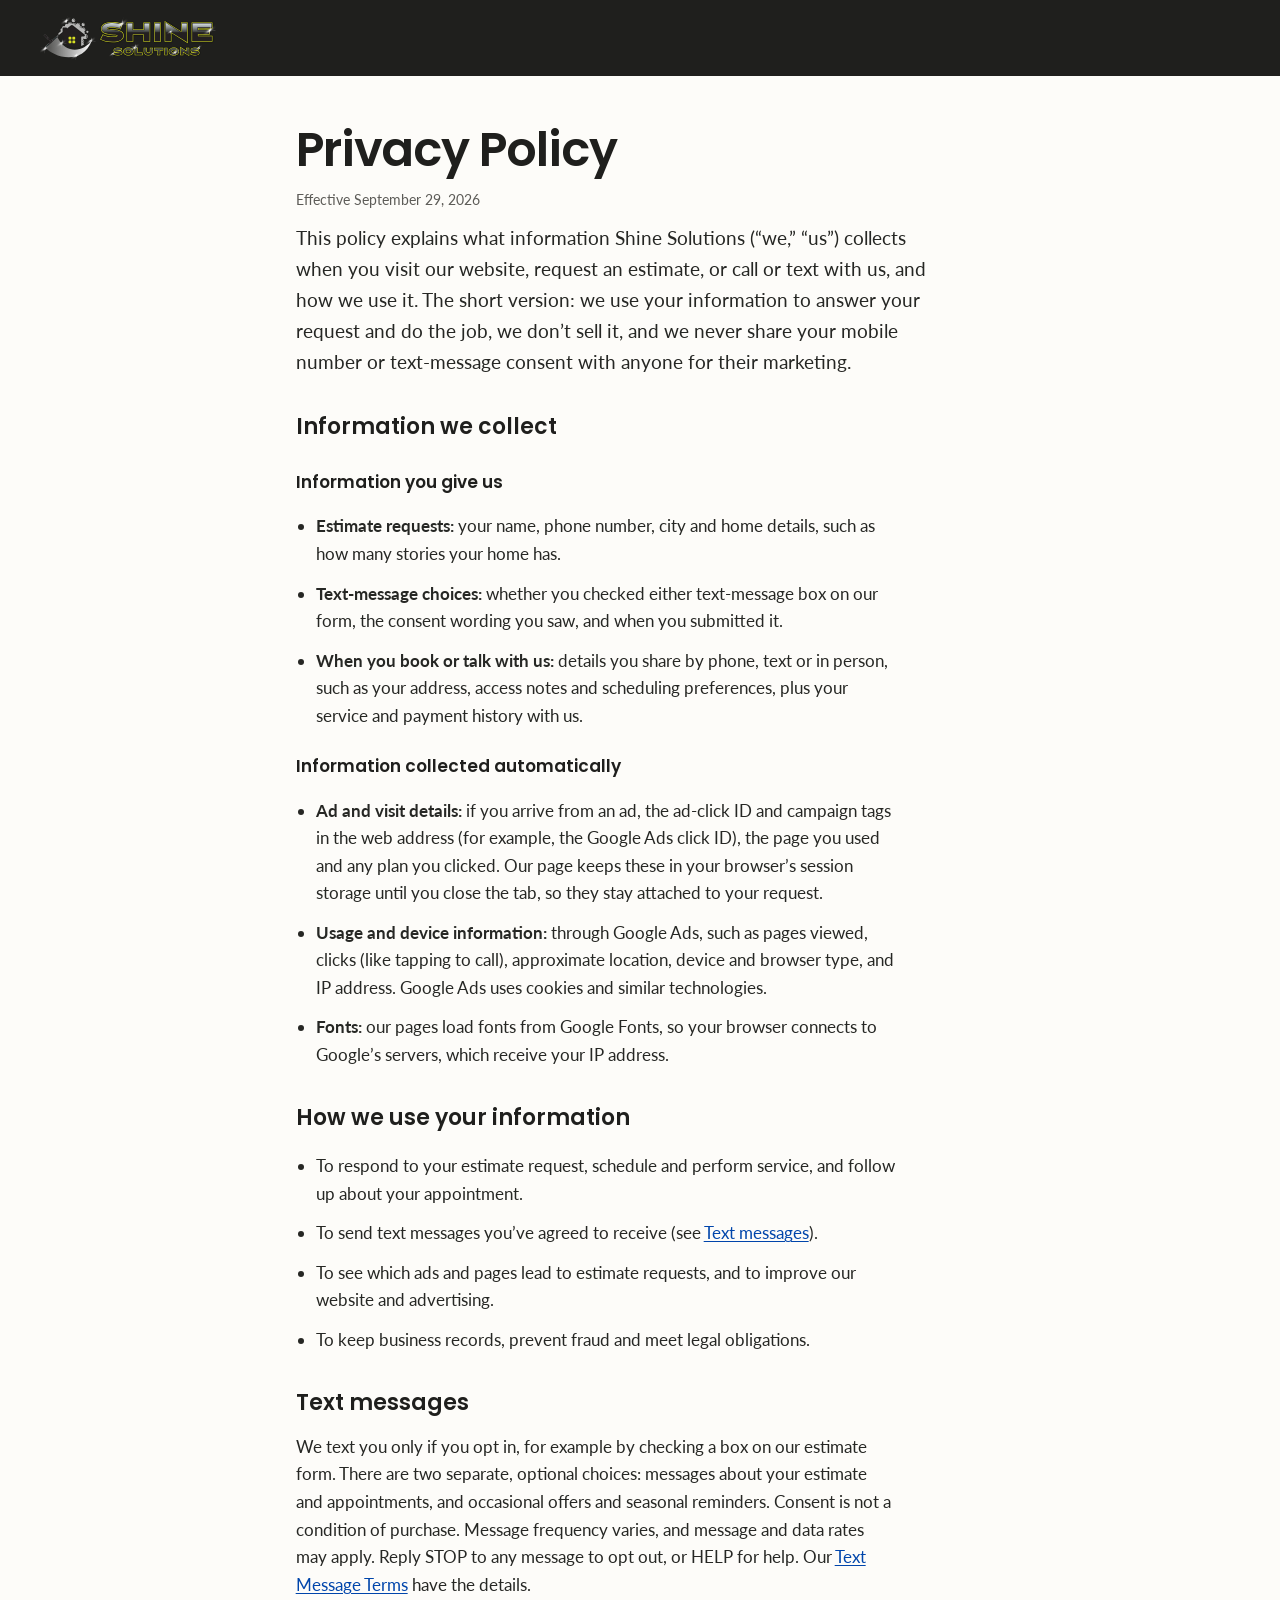
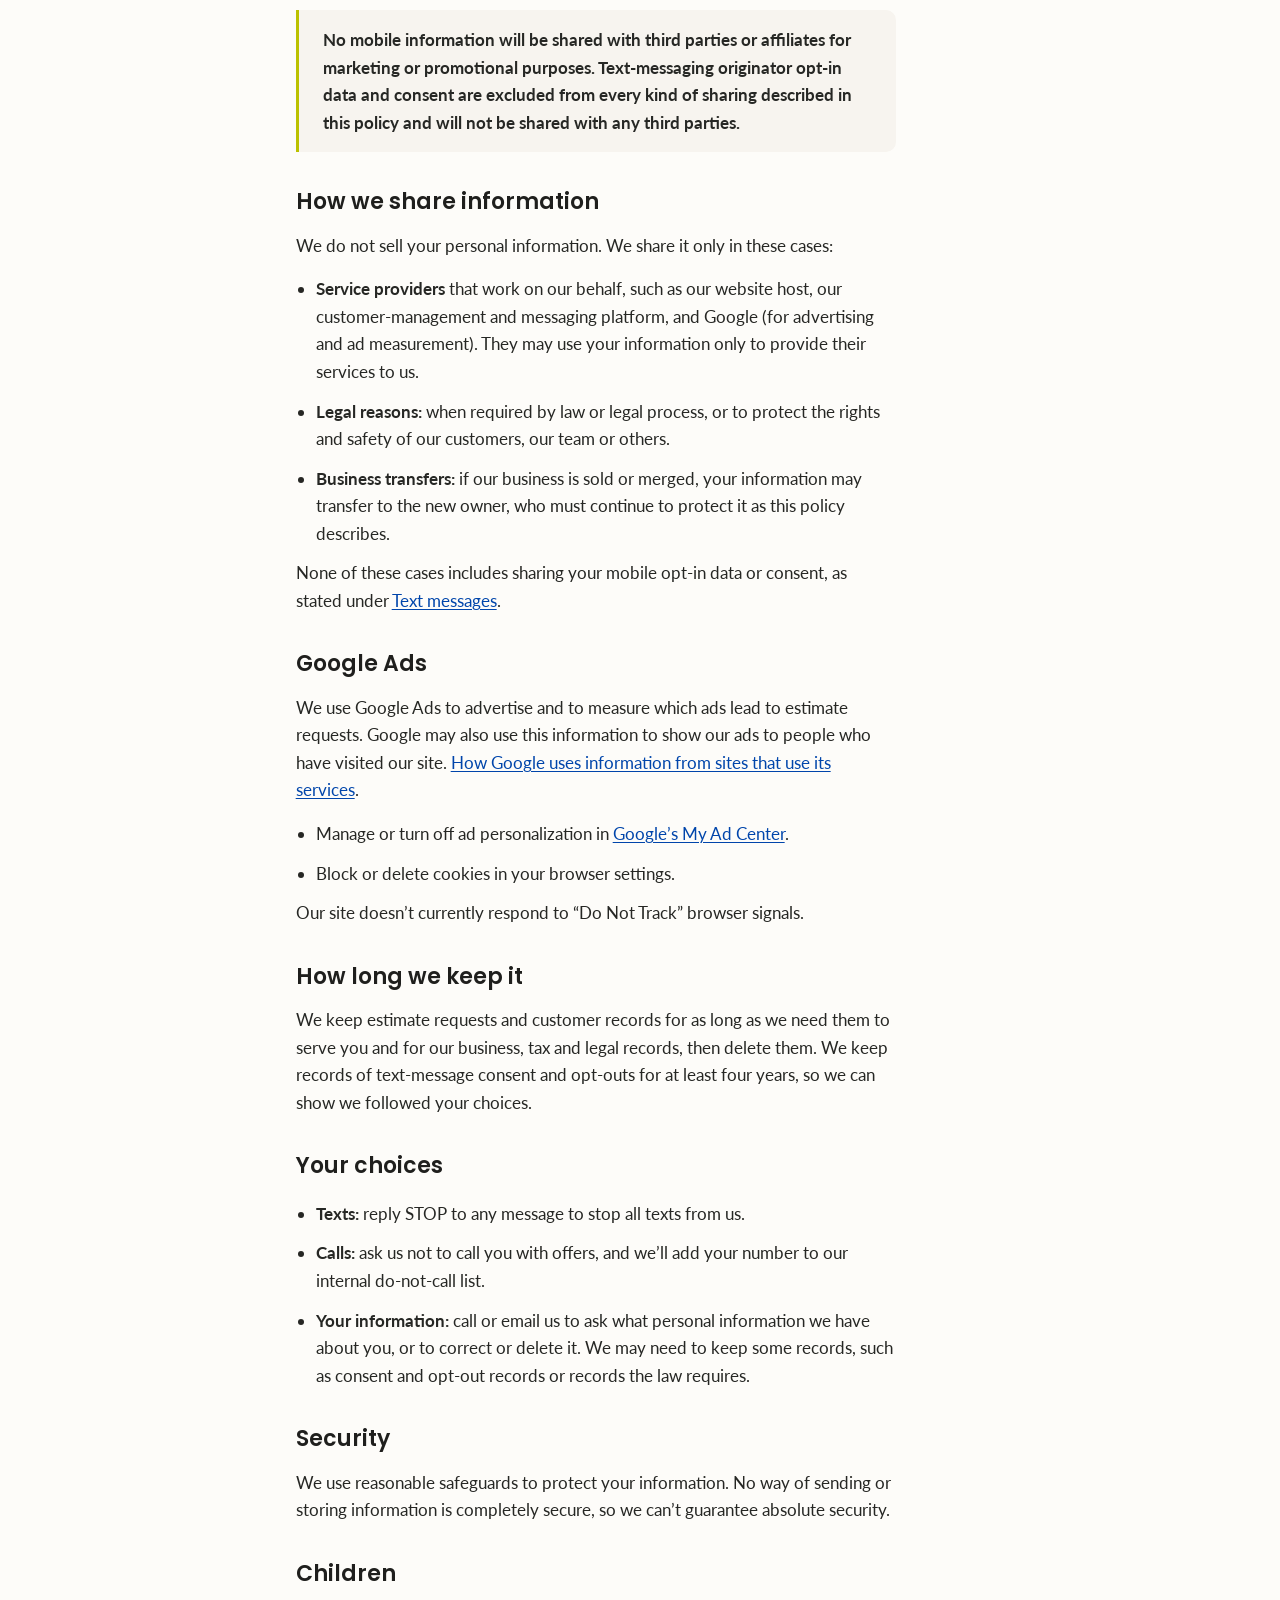
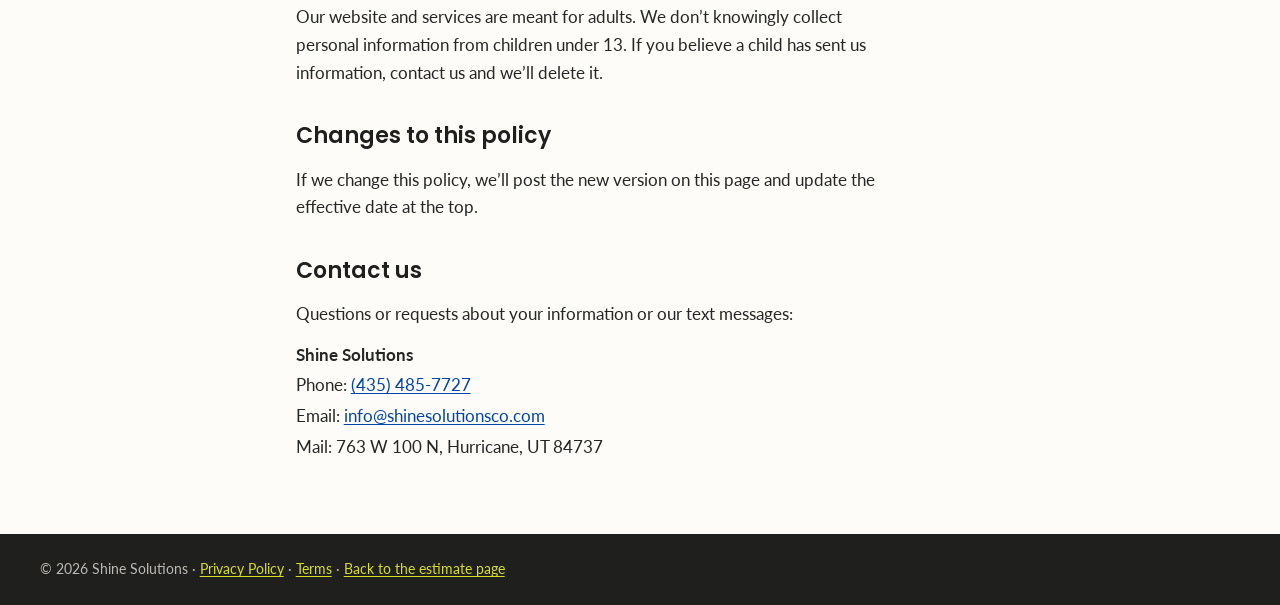
<file: privacy.html>
<!doctype html>
<html lang="en">
<head>
  <meta name="ockno-page" content="privacy">
  <meta charset="utf-8">
  <meta name="viewport" content="width=device-width, initial-scale=1, viewport-fit=cover">
  <title>Privacy Policy | Shine Solutions</title>
  <meta name="description" content="Privacy Policy for Shine Solutions, window cleaning in Washington County, Utah.">
  <!-- Legal pages don't need to rank in search; they stay reachable for visitors, Google Ads and text-message (A2P) reviewers. -->
  <meta name="robots" content="noindex">
  <meta name="theme-color" content="#242424">
  <!-- Google tag (gtag.js) -->
  <script async src="https://www.googletagmanager.com/gtag/js?id=AW-18330851082"></script>
  <script>
    window.dataLayer = window.dataLayer || [];
    function gtag(){dataLayer.push(arguments);}
    gtag('js', new Date());

    gtag('config', 'AW-18330851082');
  </script>
  <link rel="icon" type="image/png" sizes="32x32" href="assets/favicon-32.png">
  <link rel="preconnect" href="https://fonts.googleapis.com">
  <link rel="preconnect" href="https://fonts.gstatic.com" crossorigin>
  <link rel="stylesheet" href="https://fonts.googleapis.com/css2?family=Lato:wght@400;700&family=Poppins:wght@500;600;700&display=swap">
  <link rel="stylesheet" href="tokens.css">
  <link rel="stylesheet" href="styles.css">
</head>
<body class="legal-page">
  <header class="legal__head">
    <div class="wrap"><a class="brand" href="index.html"><img src="assets/shine-solutions-logo.svg" alt="Shine Solutions, back to the estimate page" width="682" height="170"></a></div>
  </header>
  <main class="wrap legal">
    <h1>Privacy Policy</h1>
    <p class="legal__meta">Effective September 29, 2026</p>
    <p class="legal__lede">This policy explains what information Shine Solutions (&ldquo;we,&rdquo; &ldquo;us&rdquo;) collects when you visit our website,
      request an estimate, or call or text with us, and how we use it. The short version: we use your information to answer your
      request and do the job, we don&rsquo;t sell it, and we never share your mobile number or text-message consent with anyone for their marketing.</p>

    <h2>Information we collect</h2>
    <h3>Information you give us</h3>
    <ul>
      <li><strong>Estimate requests:</strong> your name, phone number, city and home details, such as how many stories your home has.</li>
      <li><strong>Text-message choices:</strong> whether you checked either text-message box on our form, the consent wording you saw, and when you submitted it.</li>
      <li><strong>When you book or talk with us:</strong> details you share by phone, text or in person, such as your address, access notes and scheduling preferences, plus your service and payment history with us.</li>
    </ul>
    <h3>Information collected automatically</h3>
    <ul>
      <li><strong>Ad and visit details:</strong> if you arrive from an ad, the ad-click ID and campaign tags in the web address (for example, the Google Ads click ID), the page you used and any plan you clicked. Our page keeps these in your browser&rsquo;s session storage until you close the tab, so they stay attached to your request.</li>
      <li><strong>Usage and device information:</strong> through Google Ads, such as pages viewed, clicks (like tapping to call), approximate location, device and browser type, and IP address. Google Ads uses cookies and similar technologies.</li>
      <li><strong>Fonts:</strong> our pages load fonts from Google Fonts, so your browser connects to Google&rsquo;s servers, which receive your IP address.</li>
    </ul>

    <h2>How we use your information</h2>
    <ul>
      <li>To respond to your estimate request, schedule and perform service, and follow up about your appointment.</li>
      <li>To send text messages you&rsquo;ve agreed to receive (see <a href="#texts">Text messages</a>).</li>
      <li>To see which ads and pages lead to estimate requests, and to improve our website and advertising.</li>
      <li>To keep business records, prevent fraud and meet legal obligations.</li>
    </ul>

    <h2 id="texts">Text messages</h2>
    <p>We text you only if you opt in, for example by checking a box on our estimate form. There are two separate, optional choices:
      messages about your estimate and appointments, and occasional offers and seasonal reminders. Consent is not a condition of purchase.
      Message frequency varies, and message and data rates may apply. Reply STOP to any message to opt out, or HELP for help.
      Our <a href="terms.html#texts">Text Message Terms</a> have the details.</p>
    <p class="legal__callout"><strong>No mobile information will be shared with third parties or affiliates for marketing or promotional purposes.
      Text-messaging originator opt-in data and consent are excluded from every kind of sharing described in this policy and will not be shared with any third parties.</strong></p>

    <h2>How we share information</h2>
    <p>We do not sell your personal information. We share it only in these cases:</p>
    <ul>
      <li><strong>Service providers</strong> that work on our behalf, such as our website host, our customer-management and messaging platform, and Google (for advertising and ad measurement). They may use your information only to provide their services to us.</li>
      <li><strong>Legal reasons:</strong> when required by law or legal process, or to protect the rights and safety of our customers, our team or others.</li>
      <li><strong>Business transfers:</strong> if our business is sold or merged, your information may transfer to the new owner, who must continue to protect it as this policy describes.</li>
    </ul>
    <p>None of these cases includes sharing your mobile opt-in data or consent, as stated under <a href="#texts">Text messages</a>.</p>

    <h2>Google Ads</h2>
    <p>We use Google Ads to advertise and to measure which ads lead to estimate requests.
      Google may also use this information to show our ads to people who have visited our site.
      <a href="https://policies.google.com/technologies/partner-sites" target="_blank" rel="noopener">How Google uses information from sites that use its services</a>.</p>
    <ul>
      <li>Manage or turn off ad personalization in <a href="https://myadcenter.google.com" target="_blank" rel="noopener">Google&rsquo;s My Ad Center</a>.</li>
      <li>Block or delete cookies in your browser settings.</li>
    </ul>
    <p>Our site doesn&rsquo;t currently respond to &ldquo;Do Not Track&rdquo; browser signals.</p>

    <h2>How long we keep it</h2>
    <p>We keep estimate requests and customer records for as long as we need them to serve you and for our business, tax and legal records,
      then delete them. We keep records of text-message consent and opt-outs for at least four years, so we can show we followed your choices.</p>

    <h2>Your choices</h2>
    <ul>
      <li><strong>Texts:</strong> reply STOP to any message to stop all texts from us.</li>
      <li><strong>Calls:</strong> ask us not to call you with offers, and we&rsquo;ll add your number to our internal do-not-call list.</li>
      <li><strong>Your information:</strong> call or email us to ask what personal information we have about you, or to correct or delete it.
        We may need to keep some records, such as consent and opt-out records or records the law requires.</li>
    </ul>

    <h2>Security</h2>
    <p>We use reasonable safeguards to protect your information. No way of sending or storing information is completely secure,
      so we can&rsquo;t guarantee absolute security.</p>

    <h2>Children</h2>
    <p>Our website and services are meant for adults. We don&rsquo;t knowingly collect personal information from children under 13.
      If you believe a child has sent us information, contact us and we&rsquo;ll delete it.</p>

    <h2>Changes to this policy</h2>
    <p>If we change this policy, we&rsquo;ll post the new version on this page and update the effective date at the top.</p>

    <h2 id="contact">Contact us</h2>
    <p>Questions or requests about your information or our text messages:</p>
    <p class="legal__contact">
      <strong>Shine Solutions</strong><br>
      Phone: <a href="tel:+14354857727">(435)&nbsp;485-7727</a><br>
      Email: <a href="mailto:info@shinesolutionsco.com">info@shinesolutionsco.com</a><br>
      Mail: 763 W 100 N, Hurricane, UT 84737
    </p>
  </main>
  <footer class="legal__foot"><div class="wrap">© 2026 Shine Solutions · <a href="privacy.html">Privacy Policy</a> · <a href="terms.html">Terms</a> · <a href="index.html">Back to the estimate page</a></div></footer>
</body>
</html>
</file>
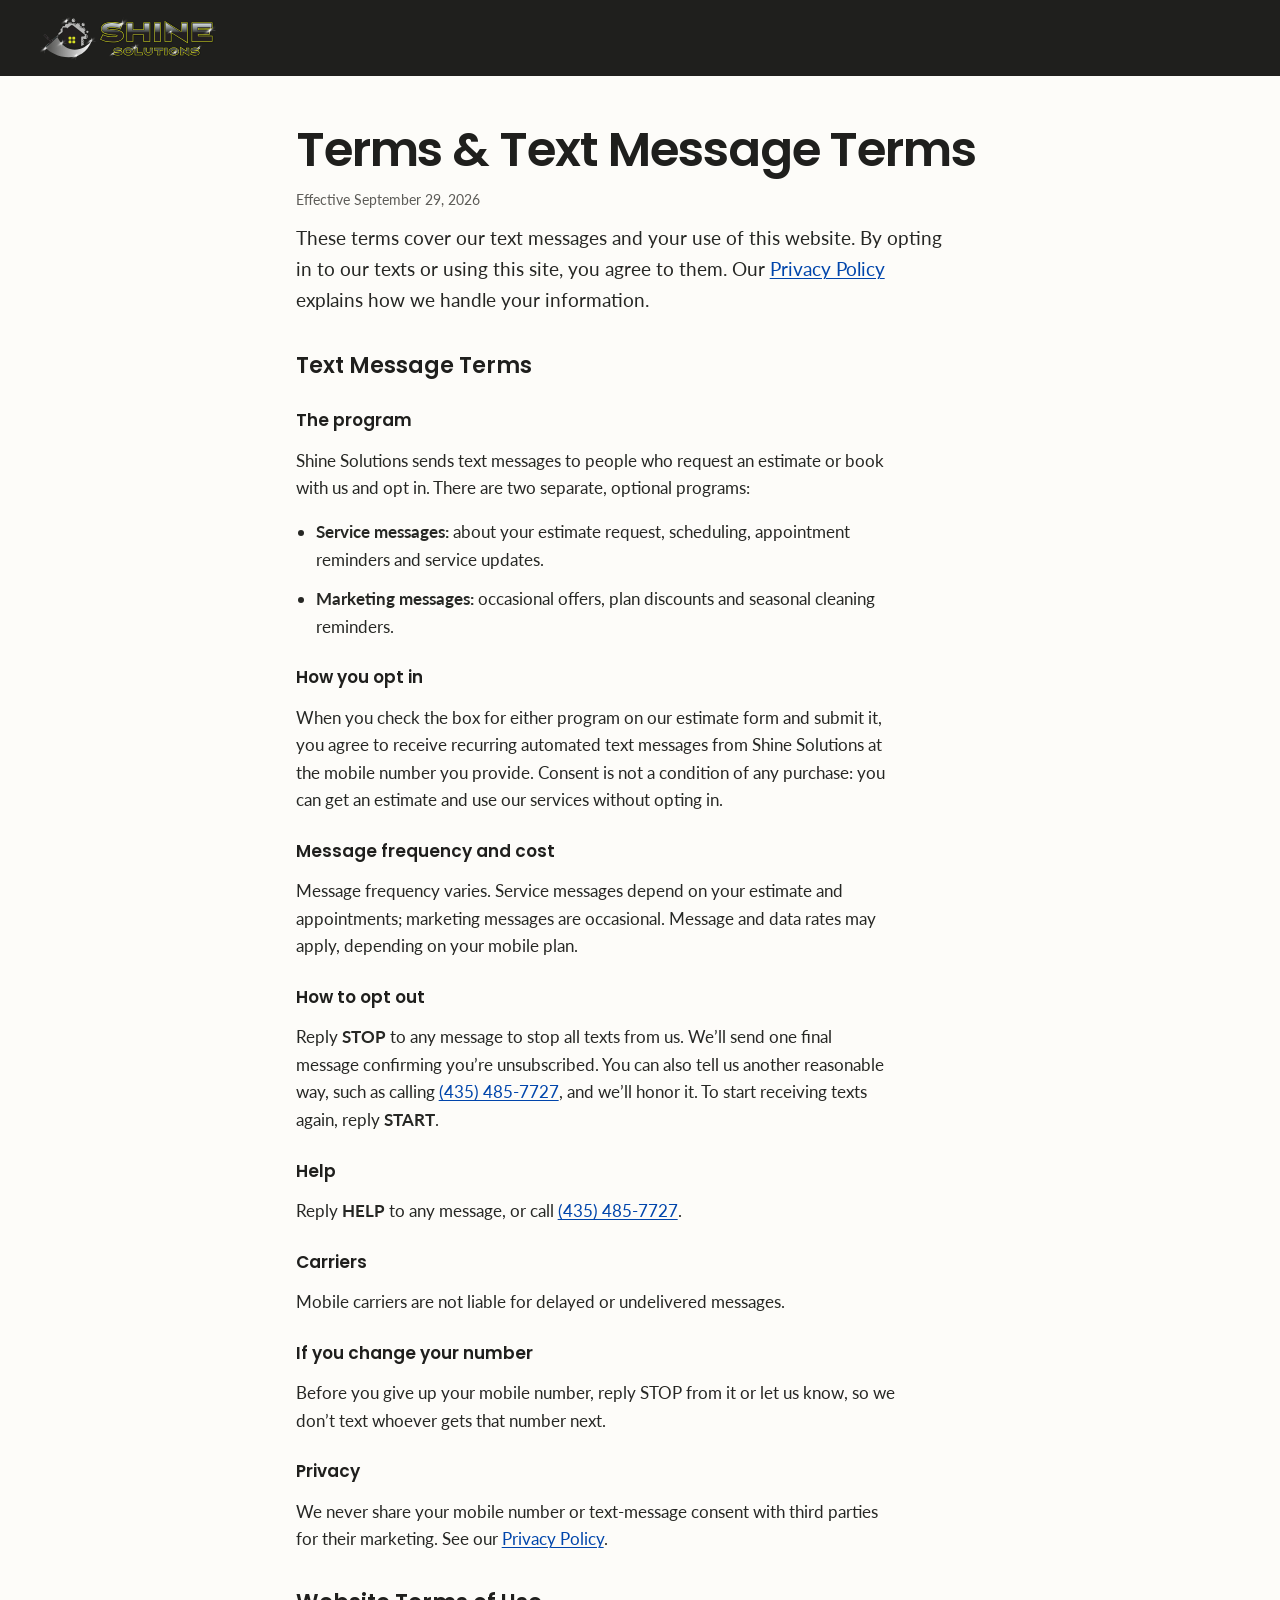
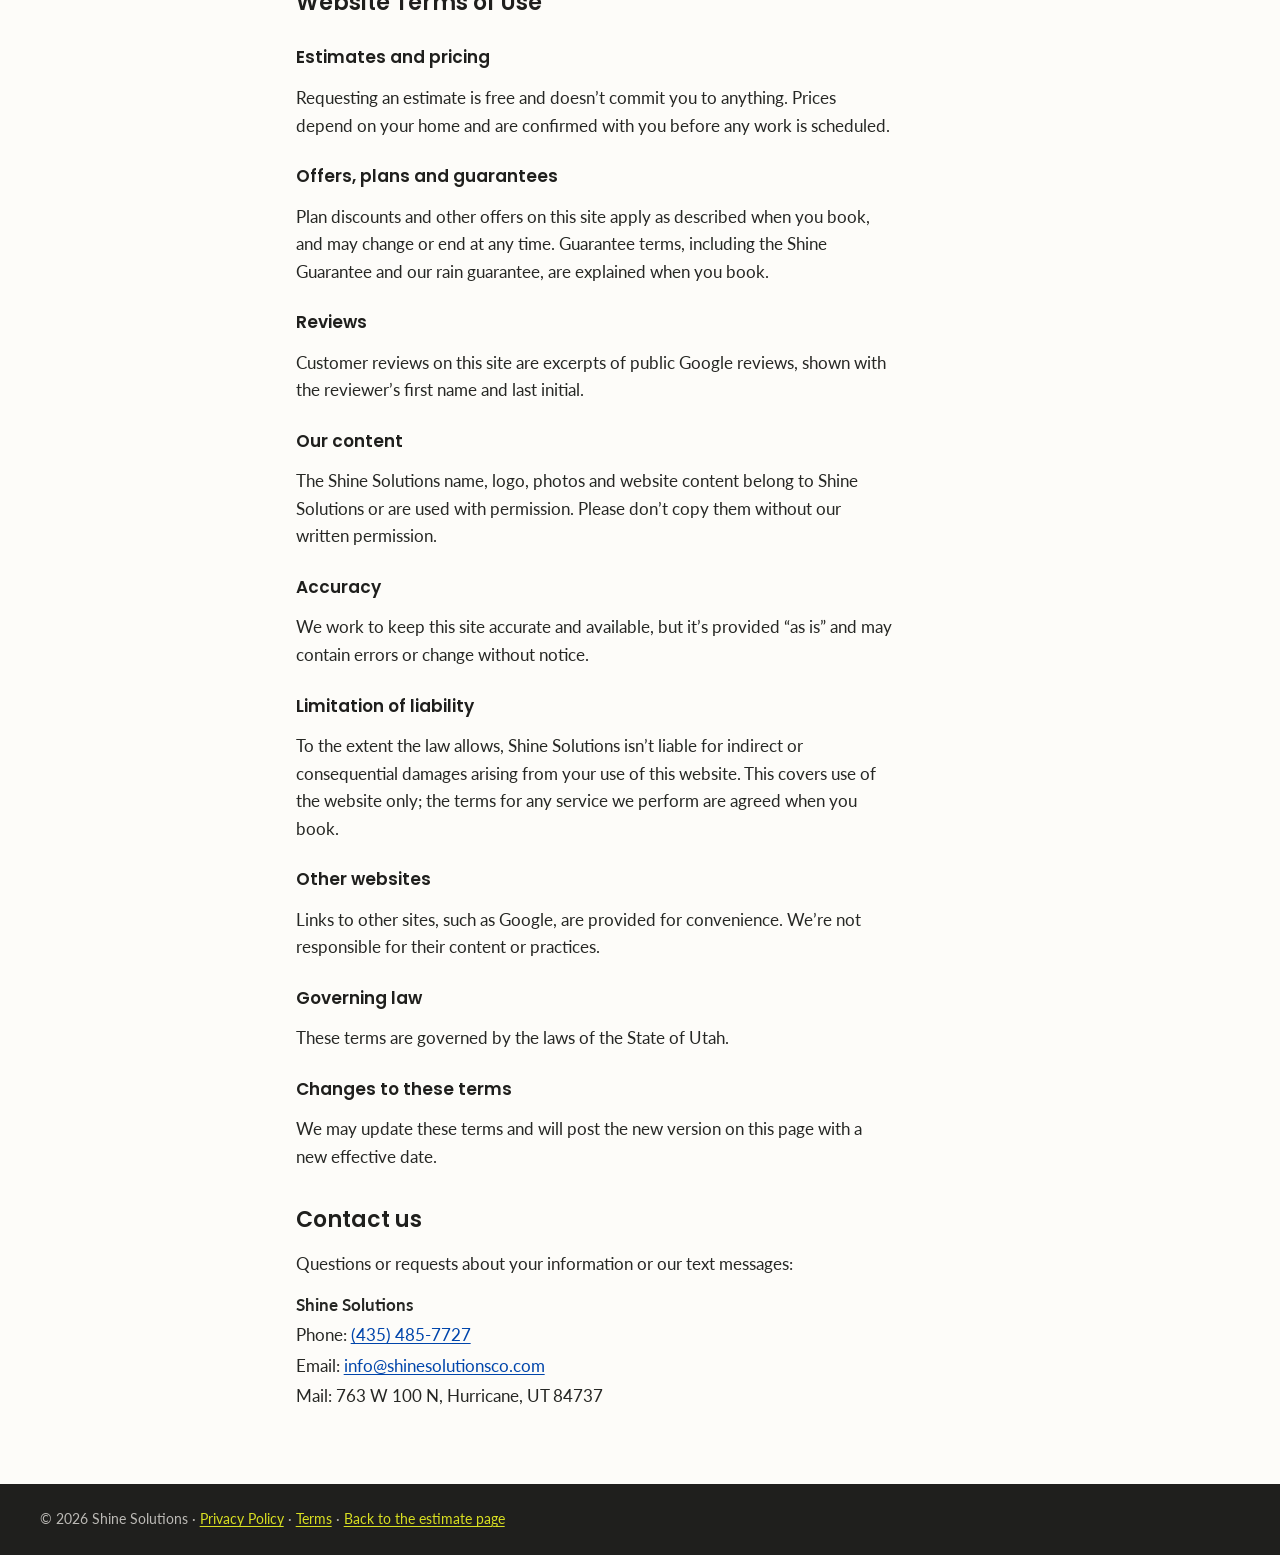
<file: terms.html>
<!doctype html>
<html lang="en">
<head>
  <meta name="ockno-page" content="terms">
  <meta charset="utf-8">
  <meta name="viewport" content="width=device-width, initial-scale=1, viewport-fit=cover">
  <title>Terms | Shine Solutions</title>
  <meta name="description" content="Terms for Shine Solutions, window cleaning in Washington County, Utah.">
  <!-- Legal pages don't need to rank in search; they stay reachable for visitors, Google Ads and text-message (A2P) reviewers. -->
  <meta name="robots" content="noindex">
  <meta name="theme-color" content="#242424">
  <!-- Google tag (gtag.js) -->
  <script async src="https://www.googletagmanager.com/gtag/js?id=AW-18330851082"></script>
  <script>
    window.dataLayer = window.dataLayer || [];
    function gtag(){dataLayer.push(arguments);}
    gtag('js', new Date());

    gtag('config', 'AW-18330851082');
  </script>
  <link rel="icon" type="image/png" sizes="32x32" href="assets/favicon-32.png">
  <link rel="preconnect" href="https://fonts.googleapis.com">
  <link rel="preconnect" href="https://fonts.gstatic.com" crossorigin>
  <link rel="stylesheet" href="https://fonts.googleapis.com/css2?family=Lato:wght@400;700&family=Poppins:wght@500;600;700&display=swap">
  <link rel="stylesheet" href="tokens.css">
  <link rel="stylesheet" href="styles.css">
</head>
<body class="legal-page">
  <header class="legal__head">
    <div class="wrap"><a class="brand" href="index.html"><img src="assets/shine-solutions-logo.svg" alt="Shine Solutions, back to the estimate page" width="682" height="170"></a></div>
  </header>
  <main class="wrap legal">
    <h1>Terms &amp; Text Message Terms</h1>
    <p class="legal__meta">Effective September 29, 2026</p>
    <p class="legal__lede">These terms cover our text messages and your use of this website. By opting in to our texts or using this site,
      you agree to them. Our <a href="privacy.html">Privacy Policy</a> explains how we handle your information.</p>

    <h2 id="texts">Text Message Terms</h2>
    <h3>The program</h3>
    <p>Shine Solutions sends text messages to people who request an estimate or book with us and opt in. There are two separate, optional programs:</p>
    <ul>
      <li><strong>Service messages:</strong> about your estimate request, scheduling, appointment reminders and service updates.</li>
      <li><strong>Marketing messages:</strong> occasional offers, plan discounts and seasonal cleaning reminders.</li>
    </ul>
    <h3>How you opt in</h3>
    <p>When you check the box for either program on our estimate form and submit it, you agree to receive recurring automated text messages
      from Shine Solutions at the mobile number you provide. Consent is not a condition of any purchase: you can get an estimate and use our
      services without opting in.</p>
    <h3>Message frequency and cost</h3>
    <p>Message frequency varies. Service messages depend on your estimate and appointments; marketing messages are occasional.
      Message and data rates may apply, depending on your mobile plan.</p>
    <h3>How to opt out</h3>
    <p>Reply <strong>STOP</strong> to any message to stop all texts from us. We&rsquo;ll send one final message confirming you&rsquo;re unsubscribed.
      You can also tell us another reasonable way, such as calling <a href="tel:+14354857727">(435)&nbsp;485-7727</a>, and we&rsquo;ll honor it.
      To start receiving texts again, reply <strong>START</strong>.</p>
    <h3>Help</h3>
    <p>Reply <strong>HELP</strong> to any message, or call <a href="tel:+14354857727">(435)&nbsp;485-7727</a>.</p>
    <h3>Carriers</h3>
    <p>Mobile carriers are not liable for delayed or undelivered messages.</p>
    <h3>If you change your number</h3>
    <p>Before you give up your mobile number, reply STOP from it or let us know, so we don&rsquo;t text whoever gets that number next.</p>
    <h3>Privacy</h3>
    <p>We never share your mobile number or text-message consent with third parties for their marketing.
      See our <a href="privacy.html#texts">Privacy Policy</a>.</p>

    <h2>Website Terms of Use</h2>
    <h3>Estimates and pricing</h3>
    <p>Requesting an estimate is free and doesn&rsquo;t commit you to anything. Prices depend on your home and are confirmed with you before any work is scheduled.</p>
    <h3>Offers, plans and guarantees</h3>
    <p>Plan discounts and other offers on this site apply as described when you book, and may change or end at any time.
      Guarantee terms, including the Shine Guarantee and our rain guarantee, are explained when you book.</p>
    <h3>Reviews</h3>
    <p>Customer reviews on this site are excerpts of public Google reviews, shown with the reviewer&rsquo;s first name and last initial.</p>
    <h3>Our content</h3>
    <p>The Shine Solutions name, logo, photos and website content belong to Shine Solutions or are used with permission.
      Please don&rsquo;t copy them without our written permission.</p>
    <h3>Accuracy</h3>
    <p>We work to keep this site accurate and available, but it&rsquo;s provided &ldquo;as is&rdquo; and may contain errors or change without notice.</p>
    <h3>Limitation of liability</h3>
    <p>To the extent the law allows, Shine Solutions isn&rsquo;t liable for indirect or consequential damages arising from your use of this website.
      This covers use of the website only; the terms for any service we perform are agreed when you book.</p>
    <h3>Other websites</h3>
    <p>Links to other sites, such as Google, are provided for convenience. We&rsquo;re not responsible for their content or practices.</p>
    <h3>Governing law</h3>
    <p>These terms are governed by the laws of the State of Utah.</p>
    <h3>Changes to these terms</h3>
    <p>We may update these terms and will post the new version on this page with a new effective date.</p>

    <h2 id="contact">Contact us</h2>
    <p>Questions or requests about your information or our text messages:</p>
    <p class="legal__contact">
      <strong>Shine Solutions</strong><br>
      Phone: <a href="tel:+14354857727">(435)&nbsp;485-7727</a><br>
      Email: <a href="mailto:info@shinesolutionsco.com">info@shinesolutionsco.com</a><br>
      Mail: 763 W 100 N, Hurricane, UT 84737
    </p>
  </main>
  <footer class="legal__foot"><div class="wrap">© 2026 Shine Solutions · <a href="privacy.html">Privacy Policy</a> · <a href="terms.html">Terms</a> · <a href="index.html">Back to the estimate page</a></div></footer>
</body>
</html>
</file>
<file: tokens.css>
/* Hallmark · tokens · theme: brand, from shinesolutionsutah.com
 * lime #d7df23 · near-black #242424 · off-white #f2ede6 · blue #0045ab · Poppins (display) + Lato (body)
 * axes: paper light (>85%) · display geometric-sans · accent chromatic-other (lime, h112)
 */
:root {
  /* ── ink & paper (neutrals tinted a hair toward the lime anchor) ── */
  --color-ink:        oklch(24%   0.004 110);   /* brand near-black #242424 */
  --color-ink-2:      oklch(29.5% 0.005 110);   /* raised surface on dark */
  --color-ink-3:      oklch(36%   0.006 110);   /* hairlines on dark */
  --color-text:       oklch(27%   0.004 110);
  --color-muted:      oklch(47%   0.006 90);    /* brand text grey #606060 */
  --color-paper:      oklch(99%   0.004 85);    /* page */
  --color-paper-2:    oklch(96.8% 0.008 80);    /* soft band */
  --color-paper-3:    oklch(94.8% 0.011 77);    /* brand off-white #f2ede6 */
  --color-card:       oklch(99.6% 0.002 85);
  --color-rule:       oklch(90%   0.008 80);
  --color-rule-2:     oklch(79%   0.007 80);
  --color-field:      oklch(61%   0.006 90);    /* input borders · ≥3:1 on paper (WCAG 1.4.11) */

  /* ── brand accents ── */
  --color-lime:       oklch(86.9% 0.186 112);   /* #d7df23 */
  --color-lime-2:     oklch(83.5% 0.185 112);   /* hover */
  --color-lime-3:     oklch(78%   0.175 112);   /* pressed */
  --color-lime-wash:  oklch(96.8% 0.055 112);
  --color-on-lime:    oklch(24%   0.004 110);
  --color-blue:       oklch(42.4% 0.175 260);   /* #0045ab · links + focus */
  --color-blue-2:     oklch(35%   0.160 260);
  --color-focus:      oklch(42.4% 0.175 260);
  --color-focus-dark: oklch(86.9% 0.186 112);   /* focus ring on dark surfaces */
  --color-star:       oklch(80.7% 0.149 85);    /* brand button-yellow #ecb737 */
  --color-glass:      oklch(95%   0.022 235);
  --color-glass-2:    oklch(89%   0.035 235);

  /* ── on dark ── */
  --color-on-ink:       oklch(97%   0.004 85);
  --color-on-ink-muted: oklch(79%   0.006 85);
  --color-overlay:      oklch(17%   0.004 110);

  /* ── status ── */
  --color-error:      oklch(52%   0.190 27);
  --color-error-wash: oklch(96%   0.025 27);
  --color-success:    oklch(45%   0.120 145);

  /* ── shadow colour ── */
  --color-shadow:     oklch(22%   0.010 90 / 0.07);
  --color-shadow-2:   oklch(22%   0.010 90 / 0.18);
  --color-shadow-3:   oklch(22%   0.010 90 / 0.30);

  /* ── type ── */
  --font-display: "Poppins", ui-sans-serif, system-ui, sans-serif;
  --font-body:    "Lato", ui-sans-serif, system-ui, sans-serif;

  --text-xs:   0.75rem;
  --text-sm:   0.875rem;
  --text-base: 1.0625rem;
  --text-md:   1.1875rem;
  --text-lg:   1.375rem;
  --text-xl:   1.625rem;
  --text-h2:   clamp(1.875rem, 1.35rem + 2.1vw, 3rem);
  --text-display: clamp(2.5rem, 1.55rem + 3.6vw, 4.25rem);
  --text-display-2: clamp(2.25rem, 1.5rem + 3vw, 4rem);   /* closing band */
  --text-quote:   clamp(1.25rem, 1rem + 1.1vw, 1.7rem);   /* featured review */
  --leading-display: 1.02;
  --leading-heading: 1.1;
  --leading-body: 1.62;
  --tracking-display: -0.032em;
  --tracking-heading: -0.022em;
  --tracking-label: 0.09em;

  /* ── space · 4pt ── */
  --space-3xs: 0.125rem;
  --space-2xs: 0.25rem;
  --space-xs:  0.5rem;
  --space-sm:  0.75rem;
  --space-md:  1rem;
  --space-lg:  1.5rem;
  --space-xl:  2rem;
  --space-2xl: 3rem;
  --space-3xl: 4.5rem;
  --space-4xl: 7rem;
  --gutter: clamp(1rem, 0.4rem + 2.6vw, 2.5rem);
  --page-max: 84rem;
  --measure: 60ch;

  /* ── shape ── */
  --radius-sm: 10px;
  --radius-md: 16px;
  --radius-lg: 24px;
  --radius-pill: 999px;
  --rule: 1px;

  /* ── elevation ── */
  --shadow-sm: 0 1px 2px var(--color-shadow);
  --shadow-md: 0 1px 2px var(--color-shadow), 0 8px 24px -10px var(--color-shadow-2);
  --shadow-lg: 0 2px 6px var(--color-shadow), 0 32px 64px -24px var(--color-shadow-3);

  /* ── layers ── */
  --z-bar: 20;
  --z-nav: 30;
  --z-skip: 40;

  /* ── motion ── */
  --ease-out:    cubic-bezier(0.22, 1, 0.36, 1);
  --ease-in:     cubic-bezier(0.55, 0, 1, 0.45);
  --ease-in-out: cubic-bezier(0.65, 0, 0.35, 1);
  --dur-fast: 140ms;
  --dur-base: 220ms;
  --dur-slow: 520ms;
}
</file>
<file: styles.css>
/* Hallmark · macrostructure: Photographic (framed-form hero) · tone: confident-local · anchor hue: 112 (brand lime)
 * theme: brand, from shinesolutionsutah.com · nav: full-width header, transparent over the hero → smoked frosted glass once scrolled (logo needs a dark ground) · footer: Ft1 mast-headed
 * hero: H6 photographic · copy + form card inside the photo, centred on one line, ~1 screen tall, 4-up proof strip below · features: F5 annotated diagram · F1 bento (5 tiles)
 * enrichment: the client's own job photography + Tier-B hand SVG (window diagram, service-area map)
 * CTA: C4 sticky bottom bar (mobile; hides while the form is on screen)
 * audience: Washington County homeowners from Google Ads · use: free estimate (form or call)
 * fonts: Poppins + Lato are brand-mandated (client site), so slop gate 1 is waived on purpose
 * Hallmark · pre-emit critique: P5 H5 E5 S5 R5 V5
 * Mobile-first: base = small screens; min-width queries add up (40rem · 60rem · 80rem).
 */

/* ───────────────────────── base ───────────────────────── */
*, *::before, *::after { box-sizing: border-box; }
[hidden] { display: none !important; }
html, body { overflow-x: clip; }
html {
  -webkit-text-size-adjust: 100%;
  scroll-behavior: smooth;
  scroll-padding-top: 5.5rem;  /* clears the fixed header */
}
@media (prefers-reduced-motion: reduce) { html { scroll-behavior: auto; } }

body {
  margin: 0;
  background: var(--color-paper);
  color: var(--color-text);
  font-family: var(--font-body);
  font-size: var(--text-base);
  line-height: var(--leading-body);
  -webkit-font-smoothing: antialiased;
  padding-bottom: calc(4.75rem + env(safe-area-inset-bottom));
}

img, svg { display: block; max-width: 100%; }
img { height: auto; }
p { margin: 0; }
h1, h2, h3 {
  margin: 0;
  font-family: var(--font-display);
  font-weight: 600;
  color: var(--color-ink);
  text-wrap: balance;
  overflow-wrap: anywhere;
  min-width: 0;
}
a { color: var(--color-blue); text-decoration-thickness: 1px; text-underline-offset: 2px; }
a:hover, a:active { color: var(--color-blue-2); }
:focus-visible { outline: 3px solid var(--color-focus); outline-offset: 3px; }
.nowrap { white-space: nowrap; }
.sr-only { position: absolute; width: 1px; height: 1px; margin: -1px; overflow: hidden; clip-path: inset(50%); white-space: nowrap; }

.sprite { position: absolute; width: 0; height: 0; overflow: hidden; }
.i {
  width: 1.25rem; height: 1.25rem; flex: none;
  fill: none; stroke: currentColor; stroke-width: 1.75; stroke-linecap: round; stroke-linejoin: round;
}

.skip {
  position: absolute; left: var(--space-md); top: -4rem; z-index: var(--z-skip);
  background: var(--color-ink); color: var(--color-on-ink);
  padding: var(--space-xs) var(--space-md); border-radius: var(--radius-pill); text-decoration: none;
}
.skip:focus { top: var(--space-md); }

/* Content the client still has to supply */
[data-placeholder] { outline: 1px dashed color-mix(in oklch, var(--color-blue) 55%, transparent); outline-offset: 3px; border-radius: var(--radius-sm); }

.wrap { width: 100%; max-width: var(--page-max); margin-inline: auto; padding-inline: var(--gutter); }

.h2 {
  font-size: var(--text-h2);
  line-height: var(--leading-heading);
  letter-spacing: var(--tracking-heading);
}
.lede { font-size: var(--text-md); color: var(--color-muted); margin-top: var(--space-sm); max-width: var(--measure); }
.section-head { max-width: 40rem; }

/* ───────────────────────── buttons (8 states) ───────────────────────── */
.btn {
  display: inline-flex; align-items: center; justify-content: center; gap: var(--space-xs);
  min-height: 3.25rem; padding: 0 var(--space-lg);
  font-family: var(--font-display); font-weight: 600; font-size: var(--text-base); line-height: 1;
  white-space: nowrap; text-decoration: none; cursor: pointer;
  border: 1.5px solid transparent; border-radius: var(--radius-pill);
  transition: background-color var(--dur-fast) var(--ease-out), border-color var(--dur-fast) var(--ease-out),
              box-shadow var(--dur-fast) var(--ease-out), transform var(--dur-fast) var(--ease-out);
}
.btn .i { width: 1.15rem; height: 1.15rem; }
.btn--sm { min-height: 2.75rem; padding: 0 var(--space-md); font-size: var(--text-sm); }
.btn--block { width: 100%; }

.btn--primary {
  background: var(--color-lime); color: var(--color-on-lime);
  box-shadow: inset 0 -2px 0 var(--color-lime-3), 0 8px 18px -10px var(--color-shadow-3);
}
.btn--primary:hover { background: var(--color-lime-2); color: var(--color-on-lime); }
.btn--primary:active { background: var(--color-lime-3); transform: translateY(1px); box-shadow: inset 0 1px 0 var(--color-lime-3); }

.btn--ghost { background: var(--color-card); color: var(--color-ink); border-color: var(--color-field); }
.btn--ghost:hover { background: var(--color-paper-2); color: var(--color-ink); border-color: var(--color-ink); }
.btn--ghost:active { transform: translateY(1px); }

.btn--dark { background: var(--color-ink); color: var(--color-on-ink); }
.btn--dark:hover { background: var(--color-ink-2); color: var(--color-on-ink); }
.btn--dark:active { transform: translateY(1px); }

.btn--ghost-light {
  background: color-mix(in oklch, var(--color-overlay) 35%, transparent); color: var(--color-on-ink);
  border-color: color-mix(in oklch, var(--color-on-ink) 55%, transparent);
}
.btn--ghost-light:hover { background: color-mix(in oklch, var(--color-on-ink) 14%, transparent); color: var(--color-on-ink); border-color: var(--color-on-ink); }
.btn--ghost-light:active { transform: translateY(1px); }

.btn:focus-visible { outline: 3px solid var(--color-focus); outline-offset: 3px; }
.btn:disabled, .btn[aria-disabled="true"] { opacity: 0.55; cursor: not-allowed; transform: none; box-shadow: none; }
.btn__spin { display: none; width: 1em; height: 1em; border-radius: 50%; border: 2px solid currentColor; border-right-color: transparent; }
.btn[data-state="loading"] { cursor: progress; }
.btn[data-state="loading"] .btn__spin { display: inline-block; animation: spin 700ms linear infinite; }
.btn[data-state="loading"] .i--arrow { display: none; }
.btn[data-state="error"] { background: var(--color-error); color: var(--color-on-ink); box-shadow: none; }
.btn[data-state="success"] { background: var(--color-success); color: var(--color-on-ink); box-shadow: none; }
@keyframes spin { to { transform: rotate(1turn); } }
@media (prefers-reduced-motion: reduce) { .btn[data-state="loading"] .btn__spin { animation-duration: 2s; } }

.link-cta {
  display: inline-flex; align-items: center; gap: var(--space-xs); margin-top: var(--space-xl);
  font-family: var(--font-display); font-weight: 600; color: var(--color-ink);
  text-decoration: underline; text-decoration-color: var(--color-lime);
  text-decoration-thickness: 2px; text-underline-offset: 2px; white-space: nowrap;
}
.link-cta:hover, .link-cta:active { color: var(--color-ink); }
.link-cta:active { text-decoration-color: var(--color-lime-3); }
.link-cta .i { transition: transform var(--dur-fast) var(--ease-out); }
.link-cta:hover .i { transform: translateX(3px); }

/* ───────────────────────── nav · transparent over the hero → frosted sticky header on scroll ───────────────────────── */
.nav {
  position: fixed; inset-inline: 0; top: 0; z-index: var(--z-nav);
  padding-block: var(--space-sm);
  border-bottom: 1px solid transparent;
  transition: background-color var(--dur-base) var(--ease-out), border-color var(--dur-base) var(--ease-out),
              box-shadow var(--dur-base) var(--ease-out);
}
/* over the photo: a soft scrim keeps the logo and phone readable against bright sky */
.nav::before {
  content: ""; position: absolute; inset: 0 0 calc(-1 * var(--space-2xl)); z-index: -1; pointer-events: none;
  background: linear-gradient(to bottom,
    color-mix(in oklch, var(--color-overlay) 72%, transparent) 0%,
    color-mix(in oklch, var(--color-overlay) 45%, transparent) 55%,
    color-mix(in oklch, var(--color-overlay) 0%, transparent) 100%);
  transition: opacity var(--dur-base) var(--ease-out);
}
/* scrolled: smoked frosted glass (dark enough for the logo's white swoosh on any section) */
.nav.is-scrolled {
  background-color: color-mix(in oklch, var(--color-ink) 72%, transparent);
  backdrop-filter: blur(18px) saturate(1.4); -webkit-backdrop-filter: blur(18px) saturate(1.4);
  border-bottom-color: color-mix(in oklch, var(--color-on-ink) 10%, transparent);
  box-shadow: 0 10px 30px -18px var(--color-shadow-3);
}
.nav.is-scrolled::before { opacity: 0; }
.nav__inner {
  max-width: var(--page-max); margin-inline: auto; padding-inline: var(--gutter);
  display: flex; align-items: center; justify-content: space-between; gap: var(--space-md);
}
.nav :focus-visible { outline-color: var(--color-focus-dark); }
.brand { display: block; border-radius: var(--radius-sm); }
.brand img { height: 2.25rem; width: auto; }
.nav__actions { display: flex; align-items: center; gap: var(--space-sm); }
.nav__phone, .nav__cta { display: none; }
.nav__phone {
  align-items: center; gap: var(--space-xs); text-decoration: none; white-space: nowrap;
  font-family: var(--font-display); font-weight: 600; font-size: var(--text-sm); color: var(--color-on-ink);
  padding: var(--space-xs) var(--space-2xs);
}
.nav__phone:hover, .nav__phone:active { color: var(--color-lime); }

/* ───────────────────────── hero ───────────────────────── */
.hero { display: grid; grid-template-columns: minmax(0, 1fr); --form-overlap: 1.75rem; }  /* phones/tablets: form card overlaps the photo by this much */
.hero__media { grid-area: 1 / 1; position: relative; display: block; height: clamp(19rem, 88vw, 26rem); overflow: hidden; background: var(--color-ink); }
.hero__media img { position: absolute; inset: 0; width: 100%; height: 100%; object-fit: cover; object-position: 50% 55%; }  /* phones: squeegee + hand sit between the header and the rating */
.hero__media { --hero-tint: 28%; }  /* even dark wash over the whole photo so it sits back behind the copy and form */
.hero__media::after {
  content: ""; position: absolute; inset: 0;
  background:
    linear-gradient(to top,
      color-mix(in oklch, var(--color-overlay) 92%, transparent) 0%,
      color-mix(in oklch, var(--color-overlay) 62%, transparent) 34%,
      color-mix(in oklch, var(--color-overlay) 0%, transparent) 62%),
    linear-gradient(color-mix(in oklch, var(--color-overlay) var(--hero-tint), transparent), color-mix(in oklch, var(--color-overlay) var(--hero-tint), transparent));
}
.hero__head { grid-area: 1 / 1; align-self: end; position: relative; z-index: 1; padding: 0 var(--gutter) calc(var(--space-lg) + var(--form-overlap)); container-type: inline-size; }
.chip {
  display: inline-flex; align-items: center; gap: var(--space-xs);
  font-family: var(--font-display); font-weight: 600; font-size: var(--text-xs); letter-spacing: 0.02em;
  color: var(--color-on-ink); white-space: nowrap;
  background: color-mix(in oklch, var(--color-overlay) 55%, transparent);
  border: 1px solid color-mix(in oklch, var(--color-on-ink) 22%, transparent);
  padding: var(--space-xs) var(--space-sm); border-radius: var(--radius-pill);
  backdrop-filter: blur(8px); -webkit-backdrop-filter: blur(8px);
}
@media (max-width: 23rem) { .chip__more { display: none; } }
.chip__dot { width: 0.5rem; height: 0.5rem; border-radius: 50%; background: var(--color-lime); box-shadow: 0 0 0 3px color-mix(in oklch, var(--color-lime) 32%, transparent); }
.hero__title {
  margin-top: var(--space-md);
  font-size: clamp(1.75rem, 9.6cqi, 3.5rem); line-height: var(--leading-display); letter-spacing: var(--tracking-display);
  color: var(--color-on-ink);
}
.hl { color: var(--color-lime); }
/* Google rating badge: stars, the score and the Google G */
.rating-pill {
  display: flex; flex-wrap: wrap; align-items: center; gap: var(--space-xs) var(--space-sm); margin-top: 0;
  font-family: var(--font-display); font-weight: 500; font-size: var(--text-base); line-height: 1.3; color: var(--color-on-ink);
}
.rating-pill__stars { display: inline-flex; gap: var(--space-2xs); }
.rating-pill__stars svg { width: 1.25rem; height: 1.25rem; fill: var(--color-star); stroke: var(--color-star); stroke-width: 1.5; stroke-linejoin: round; }
.rating-pill__text { display: inline-flex; align-items: center; gap: var(--space-xs); }
.g-logo { width: 1.375rem; height: 1.375rem; flex: none; }
.hero__head .rating-pill { font-size: var(--text-sm); gap: var(--space-2xs) var(--space-xs); }
.hero__head .rating-pill__stars svg { width: 1rem; height: 1rem; }
.hero__head .g-logo { width: 1.125rem; height: 1.125rem; }
.rating-pill--light { margin-top: var(--space-md); justify-content: center; font-size: var(--text-sm); color: var(--color-text); }
.rating-pill--light .rating-pill__stars svg { width: 1rem; height: 1rem; }
.rating-pill--light .g-logo { width: 1.125rem; height: 1.125rem; }

/* phones + tablets: the body's children join the hero grid so the form sits right under the coupon, before the paragraph */
.hero__body { display: contents; }
.hero__body > .coupon { display: none; }
.hero__lede { order: 3; margin: var(--space-xl) var(--gutter) 0; }
/* offer coupon: paper ticket with a lime stub, a dashed tear line and a perforated (dashed) edge */
.coupon { max-width: 34rem; filter: drop-shadow(0 14px 24px var(--color-shadow-2)); }
.coupon__card {
  --stub: 6.5rem;
  position: relative; display: grid; grid-template-columns: var(--stub) minmax(0, 1fr);
  background: var(--color-paper-3); background-clip: padding-box; color: var(--color-ink); overflow: hidden;
  border: 2px dashed color-mix(in oklch, var(--color-ink) 40%, transparent); border-radius: var(--radius-md);  /* perforated edge: gaps are see-through */
}
a.coupon__card { text-decoration: none; transition: transform var(--dur-fast) var(--ease-out); }
a.coupon__card:hover { transform: translateY(-2px); }
a.coupon__card:active { transform: translateY(0); }
a.coupon__card:focus-visible { outline: 3px solid var(--color-focus-dark); outline-offset: 3px; }
.coupon__stub {
  display: grid; place-content: center; justify-items: center; text-align: center;
  background: var(--color-lime); color: var(--color-on-lime); padding: var(--space-lg) var(--space-xs);
  border-right: 2px dashed color-mix(in oklch, var(--color-ink) 45%, transparent);
}
.coupon__amount { font-family: var(--font-display); font-weight: 700; font-size: clamp(2.5rem, 2rem + 2vw, 3.25rem); line-height: 0.95; letter-spacing: var(--tracking-display); }
.coupon__upto { font-family: var(--font-display); font-weight: 700; font-size: var(--text-xs); letter-spacing: var(--tracking-label); text-transform: uppercase; line-height: 1.2; }
.coupon__more { display: inline-flex; align-items: center; gap: var(--space-2xs); margin-top: var(--space-sm); font-family: var(--font-display); font-weight: 600; font-size: var(--text-sm); color: var(--color-ink); text-decoration: underline; text-decoration-color: var(--color-lime-3); text-decoration-thickness: 2px; text-underline-offset: 2px; }
.coupon__more .i { width: 1rem; height: 1rem; }
.coupon__off { font-family: var(--font-display); font-weight: 700; font-size: var(--text-md); letter-spacing: var(--tracking-label); text-transform: uppercase; line-height: 1.2; }
.coupon__body { padding: var(--space-lg) var(--space-lg) var(--space-lg) var(--space-lg); }
.coupon__label {
  display: inline-block; font-family: var(--font-display); font-weight: 600; font-size: var(--text-xs);
  letter-spacing: var(--tracking-label); text-transform: uppercase;
  background: var(--color-ink); color: var(--color-lime); padding: var(--space-2xs) var(--space-xs); border-radius: var(--radius-pill);
}
.coupon__title { text-wrap: balance; margin-top: var(--space-xs); font-family: var(--font-display); font-weight: 600; font-size: var(--text-lg); line-height: 1.2; letter-spacing: var(--tracking-heading); color: var(--color-ink); }
.coupon__fine { margin-top: var(--space-xs); font-size: var(--text-sm); line-height: 1.4; color: var(--color-muted); }

.hero__form { order: 2; padding: 0 var(--gutter); margin-top: calc(-1 * var(--form-overlap)); position: relative; z-index: 2; }

.hero__points {
  order: 4; list-style: none; margin: 0; padding: var(--space-2xl) var(--gutter) var(--space-3xl);
  display: grid; grid-template-columns: minmax(0, 1fr); gap: var(--space-lg);
}
.point { display: grid; grid-template-columns: 2.75rem minmax(0, 1fr); gap: var(--space-md); align-items: center; }
.point .i { width: 2.75rem; height: 2.75rem; padding: var(--space-sm); border-radius: 50%; background: var(--color-ink); color: var(--color-lime); }
.point strong { display: block; font-family: var(--font-display); font-weight: 600; color: var(--color-ink); line-height: 1.3; }
.point span { display: block; font-size: var(--text-sm); color: var(--color-muted); line-height: 1.4; }

/* entrance: one orchestrated load, nothing else animates on scroll */
@media (prefers-reduced-motion: no-preference) {
  .hero__head, .hero__body, .hero__form { animation: rise var(--dur-slow) var(--ease-out) both; }
  .hero__body { animation-delay: 70ms; }
  .hero__form { animation-delay: 140ms; }
}
@keyframes rise { from { opacity: 0; transform: translateY(16px); } }

/* ───────────────────────── form ───────────────────────── */
.form {
  background: var(--color-card); border: 1px solid var(--color-rule);
  border-radius: var(--radius-lg); box-shadow: var(--shadow-lg);
  --pad-t: var(--space-lg); --pad-x: var(--space-md);
  padding: var(--pad-t) var(--pad-x);
}
/* phones + tablets: the offer as a tear-off ticket across the top of the form card */
.form__offer {
  display: grid; grid-template-columns: auto minmax(0, 1fr);
  margin: calc(-1 * var(--pad-t)) calc(-1 * var(--pad-x)) var(--space-md);
  border-radius: calc(var(--radius-lg) - 1px) calc(var(--radius-lg) - 1px) 0 0; overflow: hidden;
  background: var(--color-paper-3);
  border-bottom: 2px dashed color-mix(in oklch, var(--color-ink) 28%, transparent);
}
.form__offer-stub {
  display: grid; place-content: center; justify-items: center; gap: var(--space-3xs); padding: var(--space-sm) var(--space-md);
  font-family: var(--font-display); font-weight: 700; line-height: 1;
  background: var(--color-lime); color: var(--color-on-lime);
  border-right: 2px dashed color-mix(in oklch, var(--color-ink) 40%, transparent);
}
.form__offer-stub span { font-size: var(--text-xs); letter-spacing: var(--tracking-label); text-transform: uppercase; }
.form__offer-stub b { font-size: var(--text-xl); letter-spacing: var(--tracking-display); }
.form__offer-text { align-self: center; padding: var(--space-sm) var(--space-md); font-size: var(--text-sm); line-height: 1.35; color: var(--color-muted); }
.form__offer-text strong { display: block; font-family: var(--font-display); font-weight: 600; font-size: var(--text-base); color: var(--color-ink); }
.form__title { margin-top: var(--space-sm); font-size: var(--text-xl); line-height: 1.15; letter-spacing: var(--tracking-heading); }
.form__title:focus { outline: none; }
.form__panel > .form__title:first-child { margin-top: 0; }
.form__sub { margin-top: var(--space-2xs); color: var(--color-muted); font-size: var(--text-sm); text-wrap: balance; }
.form__fields { display: grid; gap: var(--space-md); margin: var(--space-md) 0 var(--space-lg); }

/* floating labels: the label sits inside the field like a placeholder, then shrinks up to the top-left
   when the field is focused or has a value (inputs use placeholder=" " so :placeholder-shown works; the select is "filled" once :valid) */
.field { position: relative; }
.field label {
  position: absolute; left: calc(var(--space-md) + 1px); top: 1.0625rem; z-index: 1; pointer-events: none;
  font-family: var(--font-display); font-weight: 500; font-size: 1rem; line-height: 1.375rem; color: var(--color-muted);
  transform-origin: left top;
  transition: transform var(--dur-fast) var(--ease-out), color var(--dur-fast) var(--ease-out);
}
.field:focus-within label,
.field:has(input:not(:placeholder-shown)) label,
.field:has(select:valid) label {
  transform: translateY(-0.6875rem) scale(0.75); font-weight: 600; color: var(--color-ink);
}
/* doubled class = enough specificity to beat the "filled" rule above */
.field.field:focus-within label { color: var(--color-focus); }
.field.field:has([aria-invalid="true"]) label { color: var(--color-error); }
.field:has(select) .field__error { right: 2.75rem; }  /* clear the dropdown arrow */
.field input, .field select {
  width: 100%; min-height: 3.5rem; padding: 1.375rem var(--space-md) 0.375rem;
  font-family: var(--font-body); font-size: 1rem; line-height: 1.5; color: var(--color-text);
  background: var(--color-paper); border: 1px solid var(--color-field); border-radius: var(--radius-sm);
  outline: 2px solid transparent; outline-offset: 1px;
  transition: border-color var(--dur-fast) var(--ease-out), background-color var(--dur-fast) var(--ease-out);
}
.field ::placeholder { color: transparent; }
.field input:hover, .field select:hover { border-color: var(--color-ink-3); }
/* focus: the field's own border lights up (1px border + 1px inset ring = 2px, no layout shift, nothing outside the edge) */
.field input:focus, .field select:focus { outline: none; }
.field input:focus-visible, .field select:focus-visible {
  outline: 2px solid transparent;  /* still draws in Windows high-contrast mode */
  border-color: var(--color-focus); box-shadow: inset 0 0 0 1px var(--color-focus); background: var(--color-card);
}
.field [aria-invalid="true"]:focus-visible { border-color: var(--color-error); box-shadow: inset 0 0 0 1px var(--color-error); }
.field input:disabled, .field select:disabled { opacity: 0.55; cursor: not-allowed; }
.field [aria-invalid="true"] { border-color: var(--color-error); background: var(--color-error-wash); }
.field__error { position: absolute; top: 0.375rem; right: var(--space-md); z-index: 1; margin: 0; pointer-events: none; font-family: var(--font-display); font-weight: 600; font-size: var(--text-xs); line-height: 1.375rem; color: var(--color-error); }

.select { position: relative; }
.select select { appearance: none; -webkit-appearance: none; padding-right: 2.75rem; cursor: pointer; }
.select::after {
  content: ""; position: absolute; right: var(--space-md); top: 50%; width: 0.55rem; height: 0.55rem; pointer-events: none;
  border-right: 2px solid var(--color-ink); border-bottom: 2px solid var(--color-ink); transform: translateY(-70%) rotate(45deg);
}

.form__status { margin-top: var(--space-sm); font-size: var(--text-sm); }
.form__status:empty { margin-top: 0; }
.form__status.is-error { color: var(--color-error); }
.form__status a { color: inherit; font-weight: 700; white-space: nowrap; }
.form__alt { margin-top: var(--space-md); text-align: center; font-size: var(--text-sm); color: var(--color-muted); }
.form__alt a { white-space: nowrap; font-weight: 700; }
.form__rating { margin-top: var(--space-md); }

/* two-step flow: progress row, back link */
.form__progress { display: flex; align-items: center; gap: var(--space-sm); min-height: 1.75rem; margin-bottom: var(--space-sm); }
.form__step {
  margin-left: auto; font-family: var(--font-display); font-weight: 600; font-size: var(--text-xs);
  letter-spacing: var(--tracking-label); text-transform: uppercase; color: var(--color-muted);
}
.form__bar { display: inline-flex; gap: var(--space-2xs); }
.form__bar span { width: 1.5rem; height: 0.25rem; border-radius: var(--radius-pill); background: var(--color-rule); }
.form__bar span:first-child, .form[data-step="2"] .form__bar span { background: var(--color-ink); }
.form__back {
  display: inline-flex; align-items: center; gap: var(--space-2xs); padding: var(--space-2xs) 0; border: 0; background: none; cursor: pointer;
  font-family: var(--font-display); font-weight: 600; font-size: var(--text-sm); color: var(--color-ink);
}
.form__back .i { width: 1rem; height: 1rem; transform: rotate(180deg); }
.form__back:hover { color: var(--color-blue); }
.form__back:active { color: var(--color-blue-2); }
@media (prefers-reduced-motion: no-preference) {
  .form.is-stepped .form__panel { animation: step-in var(--dur-base) var(--ease-out); }
}
@keyframes step-in { from { opacity: 0; transform: translateY(6px); } }

/* step 1: tap tiles (radio group) */
.choice { position: relative; min-width: 0; margin: 0; padding: 0; border: 0; }
.choice legend { float: left; width: 100%; padding: 0; margin-bottom: var(--space-xs); font-family: var(--font-display); font-weight: 600; font-size: var(--text-sm); color: var(--color-ink); }
.choice .field__error { top: 0; right: 0; }
.choice__options { clear: both; display: grid; grid-template-columns: repeat(3, minmax(0, 1fr)); gap: var(--space-xs); }
.choice__opt { position: relative; }
.choice__opt input { position: absolute; inset: 0; width: 100%; height: 100%; margin: 0; opacity: 0; cursor: pointer; }
.choice__opt span {
  display: grid; place-content: center; justify-items: center; min-height: 3.5rem; padding: var(--space-xs);
  font-size: var(--text-xs); line-height: 1.2; color: var(--color-muted); text-align: center;
  background: var(--color-paper); border: 1px solid var(--color-field); border-radius: var(--radius-sm);
  transition: border-color var(--dur-fast) var(--ease-out), background-color var(--dur-fast) var(--ease-out);
}
.choice__opt b { font-family: var(--font-display); font-weight: 600; font-size: var(--text-lg); line-height: 1.1; color: var(--color-ink); }
.choice__opt:hover span { border-color: var(--color-ink-3); }
.choice__opt input:checked + span { border-color: var(--color-ink); box-shadow: inset 0 0 0 1px var(--color-ink); background: var(--color-lime-wash); color: var(--color-ink); }
.choice__opt input:focus-visible + span { border-color: var(--color-focus); box-shadow: inset 0 0 0 1px var(--color-focus); }
.choice[data-invalid] .choice__opt span { border-color: var(--color-error); background: var(--color-error-wash); }
.choice[data-invalid] legend { color: var(--color-error); }

/* step 2: optional text-message consent, kept readable (not hidden) next to the phone field and the button */
.consent { display: grid; gap: var(--space-xs); margin: 0 0 var(--space-lg); }
.consent__check { display: flex; align-items: flex-start; gap: var(--space-sm); padding-block: var(--space-3xs); font-size: var(--text-sm); line-height: 1.4; color: var(--color-text); cursor: pointer; }
.consent__check input { flex: none; width: 1.125rem; height: 1.125rem; margin: var(--space-3xs) 0 0; accent-color: var(--color-ink); cursor: pointer; }
.consent__check input:focus-visible { outline: 2px solid var(--color-focus); outline-offset: 2px; }
.consent__fine { margin-top: var(--space-2xs); font-size: var(--text-xs); line-height: 1.5; color: var(--color-muted); }
.consent__fine a { color: inherit; font-weight: 700; white-space: nowrap; }
.consent__fine a:hover { color: var(--color-ink); }
.stars { color: var(--color-star); letter-spacing: 0.08em; }

.form__done { text-align: center; padding: var(--space-lg) 0 var(--space-xs); }
.form__done-icon {
  display: grid; place-items: center; width: 3.5rem; height: 3.5rem; margin: 0 auto var(--space-md);
  border-radius: 50%; background: var(--color-lime); color: var(--color-ink);
}
.form__done-icon .i { width: 1.75rem; height: 1.75rem; stroke-width: 2.5; }
.form__done-text { margin: var(--space-xs) 0 var(--space-lg); color: var(--color-muted); }

/* ───────────────────────── crew · real team photo ───────────────────────── */
.crew { padding-block: var(--space-3xl); background: var(--color-paper-2); }
.crew__grid { display: grid; gap: var(--space-2xl); align-items: center; }
.crew__media { margin: 0; }
.crew__photo { display: block; aspect-ratio: 3 / 2; border-radius: var(--radius-lg); overflow: hidden; background: var(--color-paper-3); box-shadow: var(--shadow-lg); }
.crew__photo img { width: 100%; height: 100%; object-fit: cover; }
/* reviewers keep naming Dyllin; the caption puts a face to the name */
.crew__media figcaption { margin-top: var(--space-sm); font-size: var(--text-sm); color: var(--color-muted); }
.crew__media figcaption strong { font-family: var(--font-display); font-weight: 600; color: var(--color-ink); }
.crew__text .ticks { margin-top: var(--space-lg); }

/* ───────────────────────── plans · recurring discounts ───────────────────────── */
.plans { padding-block: var(--space-3xl); background: var(--color-paper); }
.plans__grid { list-style: none; margin: var(--space-2xl) 0 0; padding: 0; display: grid; gap: var(--space-md); }
.plan {
  display: flex; flex-direction: column; background: var(--color-card);
  border: 1px solid var(--color-rule); border-radius: var(--radius-lg); box-shadow: var(--shadow-md);
  padding: var(--space-xl) var(--space-lg) var(--space-lg);
}
.plan__name { font-family: var(--font-display); font-weight: 600; font-size: var(--text-sm); letter-spacing: var(--tracking-label); text-transform: uppercase; color: var(--color-muted); }
.plan__amount { margin-top: var(--space-xs); font-family: var(--font-display); font-weight: 700; font-size: clamp(2.5rem, 2rem + 2vw, 3.25rem); line-height: 1; letter-spacing: var(--tracking-display); color: var(--color-ink); }
.plan__per { margin-top: var(--space-2xs); font-family: var(--font-display); font-weight: 600; color: var(--color-ink); }
.plan__perks { list-style: none; margin: var(--space-lg) 0 var(--space-xl); padding: var(--space-lg) 0 0; border-top: 1px solid var(--color-rule); display: grid; gap: var(--space-sm); }
.plan__perks li { display: flex; align-items: center; gap: var(--space-sm); }
.plan__perks .i { width: 1.5rem; height: 1.5rem; padding: 0.25rem; border-radius: 50%; stroke-width: 2.5; }
.plan__perks .is-in { color: var(--color-text); }
.plan__perks .is-in .i { background: var(--color-lime); color: var(--color-ink); }
.plan__perks .is-out { color: var(--color-muted); text-decoration: line-through; text-decoration-color: color-mix(in oklch, var(--color-muted) 60%, transparent); }
.plan__perks .is-out .i { background: var(--color-paper-3); color: var(--color-muted); }
.plan .btn { margin-top: auto; }
.plans__note { margin-top: var(--space-lg); font-size: var(--text-sm); color: var(--color-muted); }
.plans__note a { font-weight: 700; white-space: nowrap; }

/* ───────────────────────── proof · hard water ───────────────────────── */
.proof { padding-block: var(--space-3xl); background: var(--color-paper-2); }
.proof__grid { display: grid; gap: var(--space-2xl); }
.proof__media { position: relative; margin: 0; border-radius: var(--radius-lg); overflow: hidden; box-shadow: var(--shadow-lg); aspect-ratio: 4 / 5; max-height: 36rem; }
.proof__media picture, .proof__media img { width: 100%; height: 100%; }
.proof__media img { object-fit: cover; }
.proof__tag {
  position: absolute; left: var(--space-md); right: var(--space-md); bottom: var(--space-md);
  font-size: var(--text-sm); line-height: 1.4; color: var(--color-on-ink);
  background: color-mix(in oklch, var(--color-overlay) 72%, transparent);
  backdrop-filter: blur(8px); -webkit-backdrop-filter: blur(8px);
  padding: var(--space-sm) var(--space-md); border-radius: var(--radius-md);
}
.proof__text > p:not(.lede) { margin-top: var(--space-md); max-width: var(--measure); }
.ticks { list-style: none; margin: var(--space-xl) 0 0; padding: 0; display: grid; gap: var(--space-sm); }
.ticks li { display: flex; align-items: center; gap: var(--space-sm); font-weight: 700; color: var(--color-ink); }
.ticks .i { width: 2.25rem; height: 2.25rem; padding: var(--space-xs); border-radius: 50%; background: var(--color-card); border: 1px solid var(--color-rule); color: var(--color-ink); }

/* ───────────────────────── included · annotated window ───────────────────────── */
.included { padding-block: var(--space-3xl); }
.included__grid { display: grid; gap: var(--space-xl); margin-top: var(--space-2xl); align-items: center; }
.diagram {
  margin: 0; padding: var(--space-lg); background: var(--color-paper-3);
  border-radius: var(--radius-lg);
}
.diagram__svg { width: 100%; height: auto; max-width: 30rem; margin-inline: auto; }
.dg-frame { fill: var(--color-card); stroke: var(--color-ink); stroke-width: 3; }
.dg-glass { fill: var(--color-glass); stroke: var(--color-ink); stroke-width: 2; }
.dg-mesh { fill: none; stroke: var(--color-muted); stroke-width: 0.7; opacity: 0.5; }
.dg-screen { stroke: none; }
.dg-rail { fill: var(--color-card); stroke: var(--color-ink); stroke-width: 2; }
.dg-glint { fill: none; stroke: var(--color-card); stroke-width: 7; stroke-linecap: round; opacity: 0.9; }
.dg-spots circle { fill: none; stroke: var(--color-muted); stroke-width: 1.4; opacity: 0.75; }
.dg-track { fill: var(--color-paper-3); stroke: var(--color-ink); stroke-width: 2; }
.dg-track-line { stroke: var(--color-rule-2); stroke-width: 2; stroke-dasharray: 2 6; }
.dg-sill { fill: var(--color-paper-2); stroke: var(--color-ink); stroke-width: 3; }
.dg-sill-shadow { stroke: var(--color-shadow-2); stroke-width: 5; stroke-linecap: round; }
.dg-pin circle { fill: var(--color-lime); stroke: var(--color-ink); stroke-width: 2; }
.dg-pin text { font-family: var(--font-display); font-weight: 600; font-size: 14px; fill: var(--color-ink); text-anchor: middle; }

.parts { list-style: none; margin: 0; padding: 0; counter-reset: part; }
.parts li {
  counter-increment: part; display: grid; grid-template-columns: 2.25rem minmax(0, 1fr); gap: var(--space-md);
  padding-block: var(--space-md); border-bottom: 1px solid var(--color-rule);
}
.parts li:first-child { border-top: 1px solid var(--color-rule); }
.parts li::before {
  content: counter(part); display: grid; place-items: center; width: 2.25rem; height: 2.25rem; border-radius: 50%;
  background: var(--color-lime); border: 2px solid var(--color-ink);
  font-family: var(--font-display); font-weight: 600; font-size: var(--text-sm); color: var(--color-ink);
}
.parts strong { display: block; font-family: var(--font-display); font-weight: 600; font-size: var(--text-md); color: var(--color-ink); line-height: 1.3; }
.parts span { display: block; color: var(--color-muted); }

.guarantee {
  display: flex; align-items: flex-start; gap: var(--space-md); margin-top: var(--space-2xl);
  background: var(--color-ink); color: var(--color-on-ink-muted);
  border-radius: var(--radius-md); padding: var(--space-lg);
}
.guarantee .i { width: 2.25rem; height: 2.25rem; color: var(--color-lime); }
.guarantee strong { color: var(--color-on-ink); font-family: var(--font-display); font-weight: 600; }

/* ───────────────────────── recent work ───────────────────────── */
.work { padding-block: var(--space-3xl); background: var(--color-paper-2); }
.work__head { display: grid; gap: var(--space-2xs); }
.work__head .lede { margin-top: 0; }
.work__grid {
  list-style: none; margin: var(--space-xl) 0 0; padding: 0 var(--gutter) var(--space-2xs);
  display: grid; grid-auto-flow: column; grid-auto-columns: min(78%, 20rem); gap: var(--space-sm);
  overflow-x: auto; overscroll-behavior-x: contain; scroll-snap-type: x mandatory;
  scroll-padding-inline: var(--gutter); scrollbar-width: none;
}
.work__grid::-webkit-scrollbar { display: none; }
.work__grid:focus-visible { outline-offset: -3px; border-radius: var(--radius-md); }
.work__grid li { scroll-snap-align: start; aspect-ratio: 4 / 5; border-radius: var(--radius-md); overflow: hidden; background: var(--color-paper-3); }
.work__grid picture, .work__grid img { width: 100%; height: 100%; }
.work__grid img { object-fit: cover; transition: transform var(--dur-slow) var(--ease-out); }
@media (hover: hover) and (pointer: fine) { .work__grid li:hover img { transform: scale(1.035); } }

/* ───────────────────────── price ───────────────────────── */
.price { padding-block: var(--space-3xl); }
.price__grid { display: grid; gap: var(--space-2xl); }
.price__intro .btn { margin-top: var(--space-lg); }
.factors { list-style: none; margin: 0; padding: 0; display: grid; grid-template-columns: minmax(0, 1fr); }
.factors li {
  display: grid; grid-template-columns: 2.75rem minmax(0, 1fr); gap: var(--space-md); align-items: start;
  padding-block: var(--space-lg); border-bottom: 1px solid var(--color-rule);
}
.factors li:first-child { border-top: 1px solid var(--color-rule); }
.factors .i { width: 2.75rem; height: 2.75rem; padding: var(--space-sm); border-radius: var(--radius-sm); background: var(--color-paper-3); color: var(--color-ink); }
.factors strong { display: block; font-family: var(--font-display); font-weight: 600; font-size: var(--text-md); color: var(--color-ink); line-height: 1.3; }
.factors span { display: block; color: var(--color-muted); }

/* ───────────────────────── steps ───────────────────────── */
.steps { padding-block: var(--space-3xl); background: var(--color-paper-2); }
.steps__list { list-style: none; margin: var(--space-2xl) 0 0; padding: 0; display: grid; gap: var(--space-xl); counter-reset: step; }
.steps__list li { counter-increment: step; position: relative; padding-left: 4rem; }
.steps__list li::before {
  content: counter(step); position: absolute; left: 0; top: calc(-1 * var(--space-3xs));
  display: grid; place-items: center; width: 2.75rem; height: 2.75rem; border-radius: 50%;
  background: var(--color-lime); border: 2px solid var(--color-ink);
  font-family: var(--font-display); font-weight: 600; color: var(--color-ink);
}
.steps__list li:not(:last-child)::after {
  content: ""; position: absolute; left: calc(1.375rem - 1px); top: 3rem; bottom: calc(-1 * var(--space-xl) + var(--space-2xs));
  width: 2px; background: var(--color-rule-2);
}
.steps__list h3 { font-size: var(--text-lg); line-height: 1.25; }
.steps__list p { margin-top: var(--space-2xs); color: var(--color-muted); max-width: 26rem; }

/* ───────────────────────── reviews (dark) · right after the hero ───────────────────────── */
.reviews { padding-block: var(--space-3xl); background: var(--color-ink); color: var(--color-on-ink); }
.reviews .h2 { color: var(--color-on-ink); }
.reviews .lede { color: var(--color-on-ink-muted); }
.reviews :focus-visible { outline-color: var(--color-focus-dark); }
.reviews__top { display: grid; gap: var(--space-md); margin-top: var(--space-2xl); }

/* score card: the number does the talking */
.score {
  display: grid; grid-template-columns: auto minmax(0, 1fr); column-gap: var(--space-md); row-gap: var(--space-2xs); align-content: start;
  background: var(--color-ink-2); border: 1px solid var(--color-ink-3); border-radius: var(--radius-md);
  padding: var(--space-lg);
}
.score__num {
  grid-row: 1 / span 2; align-self: center;
  font-family: var(--font-display); font-weight: 600; font-size: clamp(3.5rem, 2.75rem + 2.5vw, 5rem); line-height: 1;
  letter-spacing: var(--tracking-display); color: var(--color-lime);
}
.score__stars { align-self: end; color: var(--color-star); font-size: var(--text-lg); letter-spacing: 0.08em; line-height: 1.2; }
.score__count { align-self: start; font-family: var(--font-display); font-weight: 600; color: var(--color-on-ink); }
.score__label { grid-column: 1 / -1; margin-top: var(--space-lg); font-size: var(--text-xs); font-weight: 700; letter-spacing: var(--tracking-label); text-transform: uppercase; color: var(--color-on-ink-muted); }
.score__tags { grid-column: 1 / -1; list-style: none; margin: var(--space-xs) 0 0; padding: 0; display: flex; flex-wrap: wrap; gap: var(--space-xs); }
.score__tags li {
  font-size: var(--text-sm); color: var(--color-on-ink); white-space: nowrap;
  padding: var(--space-2xs) var(--space-sm); border-radius: var(--radius-pill); border: 1px solid var(--color-ink-3);
}
.score__link {
  grid-column: 1 / -1; justify-self: start; display: inline-flex; align-items: center; gap: var(--space-xs); margin-top: var(--space-lg);
  font-family: var(--font-display); font-weight: 600; font-size: var(--text-sm); color: var(--color-lime); white-space: nowrap;
  text-decoration: underline; text-decoration-thickness: 1px; text-underline-offset: 2px;
}
.score__link:hover, .score__link:active { color: var(--color-on-ink); }
.score__link .i { width: 1rem; height: 1rem; transition: transform var(--dur-fast) var(--ease-out); }
.score__link:hover .i { transform: translateX(3px); }

/* review cards */
.quote {
  margin: 0; height: 100%; display: flex; flex-direction: column; gap: var(--space-sm);
  background: var(--color-ink-2); border: 1px solid var(--color-ink-3); border-radius: var(--radius-md);
  padding: var(--space-lg);
}
.quote blockquote { margin: 0; }
.quote__stars { display: flex; align-items: center; justify-content: space-between; gap: var(--space-sm); color: var(--color-star); font-size: var(--text-sm); letter-spacing: 0.08em; }
.quote__stars .g-logo { width: 1.125rem; height: 1.125rem; }
.quote p:not(.quote__stars) { font-size: var(--text-base); line-height: 1.55; color: var(--color-on-ink); }
.quote figcaption { display: flex; align-items: center; gap: var(--space-sm); margin-top: auto; padding-top: var(--space-md); font-size: var(--text-sm); color: var(--color-on-ink-muted); }
.quote figcaption strong { display: block; font-family: var(--font-display); font-weight: 600; font-size: var(--text-base); color: var(--color-on-ink); }
.quote--featured { gap: var(--space-md); padding: var(--space-xl) var(--space-lg) var(--space-lg); }
.quote--featured .quote__stars { font-size: var(--text-md); }
.quote--featured p:not(.quote__stars) { font-family: var(--font-display); font-weight: 500; font-size: var(--text-quote); line-height: 1.38; letter-spacing: -0.012em; }
.avatar {
  display: grid; place-items: center; width: 2.5rem; height: 2.5rem; flex: none; border-radius: 50%;
  background: var(--color-lime); color: var(--color-on-lime);
  font-family: var(--font-display); font-weight: 600; font-size: var(--text-sm);
}

/* more reviews: a stacked, divided list on phones (every review shows as you scroll, like Google's own review feed);
   card grid from tablet up */
.reviews__grid { list-style: none; margin: var(--space-md) 0 0; padding: 0; display: grid; gap: var(--space-sm); }
@media (max-width: 39.99rem) {
  .reviews__grid { gap: 0; margin-top: var(--space-lg); }
  .reviews__grid > li { border-top: 1px solid var(--color-ink-3); }
  .reviews__grid > li:last-child { border-bottom: 1px solid var(--color-ink-3); }
  .reviews__grid .quote { padding: var(--space-lg) 0; background: none; border: 0; border-radius: 0; }
  .reviews__grid .quote figcaption { padding-top: var(--space-xs); }
}
.reviews__cta { display: flex; flex-wrap: wrap; align-items: center; gap: var(--space-sm) var(--space-lg); margin-top: var(--space-2xl); }
.reviews__cta p { color: var(--color-on-ink-muted); font-size: var(--text-sm); }
.reviews__cta p a { color: var(--color-lime); font-weight: 700; white-space: nowrap; }
.reviews__cta p a:hover, .reviews__cta p a:active { color: var(--color-on-ink); }

/* ───────────────────────── service area ───────────────────────── */
.area { padding-block: var(--space-3xl); }
.area__grid { display: grid; gap: var(--space-2xl); align-items: center; }
.towns { list-style: none; margin: var(--space-xl) 0 0; padding: 0; display: flex; flex-wrap: wrap; gap: var(--space-xs); }
.towns li {
  display: inline-flex; align-items: center; gap: var(--space-xs); white-space: nowrap;
  padding: var(--space-xs) var(--space-md) var(--space-xs) var(--space-sm); border-radius: var(--radius-pill);
  background: var(--color-card); border: 1px solid var(--color-rule-2);
  font-family: var(--font-display); font-weight: 600; font-size: var(--text-sm); color: var(--color-ink);
}
.towns li::before { content: ""; width: 0.6rem; height: 0.6rem; border-radius: 50%; background: var(--color-lime); border: 2px solid var(--color-ink); }
.area__note { margin-top: var(--space-lg); color: var(--color-muted); }
.area__note a { white-space: nowrap; font-weight: 700; }

.map { margin: 0; }
.map__svg { width: 100%; height: auto; background: var(--color-paper-2); border: 1px solid var(--color-rule); border-radius: var(--radius-lg); }
.map figcaption { margin-top: var(--space-xs); font-size: var(--text-xs); color: var(--color-muted); text-align: right; }
.map__contour { fill: none; stroke: var(--color-rule); stroke-width: 1.5; }
.map__area { fill: var(--color-lime-wash); stroke: var(--color-lime-3); stroke-width: 2; stroke-dasharray: 6 5; }
.map__road { fill: none; stroke: var(--color-rule-2); stroke-width: 3; stroke-linecap: round; }
.map__road--major { stroke: var(--color-muted); stroke-width: 4; }
.map__road--minor { stroke-width: 2; }
.map__roadlabel { font-family: var(--font-display); font-weight: 600; font-size: 11px; fill: var(--color-muted); letter-spacing: 0.04em; }
.map__town circle { fill: var(--color-lime); stroke: var(--color-ink); stroke-width: 2.5; }
.map__town--hub circle { stroke-width: 3; }
.map__town text {
  font-family: var(--font-display); font-weight: 600; font-size: 17px; fill: var(--color-ink);
  paint-order: stroke; stroke: var(--color-paper-2); stroke-width: 5px; stroke-linejoin: round;
}
.map__town--hub text { font-size: 18px; }
.map__north path { fill: var(--color-ink); }
.map__north text { font-family: var(--font-display); font-weight: 600; font-size: 11px; fill: var(--color-ink); }

/* ───────────────────────── faq ───────────────────────── */
.faq { padding-block: var(--space-3xl) var(--space-4xl); background: var(--color-paper-2); }
.faq__grid { display: grid; gap: var(--space-2xl); }
.help {
  margin-top: var(--space-lg); padding: var(--space-lg); border-radius: var(--radius-md);
  background: var(--color-card); border: 1px solid var(--color-rule); max-width: 24rem;
}
.help p { color: var(--color-muted); margin-bottom: var(--space-md); }
.help strong { color: var(--color-ink); font-family: var(--font-display); font-weight: 600; }
.faq__list details { border-bottom: 1px solid var(--color-rule-2); }
.faq__list details:first-child { border-top: 1px solid var(--color-rule-2); }
.faq__list summary {
  position: relative; cursor: pointer; list-style: none;
  padding: 1.25rem 3.25rem 1.25rem 0;
  font-family: var(--font-display); font-weight: 600; font-size: var(--text-md); line-height: 1.35; color: var(--color-ink);
}
.faq__list summary::-webkit-details-marker { display: none; }
.faq__list summary::after {
  content: ""; position: absolute; right: 0; top: 50%; width: 2.25rem; height: 2.25rem; border-radius: 50%;
  transform: translateY(-50%);
  background:
    linear-gradient(var(--color-ink), var(--color-ink)) center / 12px 2px no-repeat,
    linear-gradient(var(--color-ink), var(--color-ink)) center / 2px 12px no-repeat,
    var(--color-card);
  border: 1px solid var(--color-rule-2);
  transition: transform var(--dur-base) var(--ease-out), background-color var(--dur-base) var(--ease-out);
}
.faq__list details[open] summary::after {
  transform: translateY(-50%) rotate(45deg);
  background:
    linear-gradient(var(--color-ink), var(--color-ink)) center / 12px 2px no-repeat,
    linear-gradient(var(--color-ink), var(--color-ink)) center / 2px 12px no-repeat,
    var(--color-lime);
  border-color: var(--color-ink);
}
.faq__list summary:hover { color: var(--color-blue); }
.faq__list summary:active { color: var(--color-blue-2); }
.faq__list details p { padding-bottom: var(--space-lg); color: var(--color-muted); max-width: var(--measure); }
@media (prefers-reduced-motion: no-preference) {
  .faq__list details[open] p { animation: reveal var(--dur-base) var(--ease-out); }
}
@keyframes reveal { from { opacity: 0; transform: translateY(-4px); } }

/* ───────────────────────── close ───────────────────────── */
.close {
  position: relative; isolation: isolate; overflow: hidden; color: var(--color-on-ink);
  display: grid; align-content: end; min-height: 36rem;
  padding-block: var(--space-4xl) var(--space-3xl);
}
.close__media { position: absolute; inset: 0; z-index: -2; }
.close__media img { width: 100%; height: 100%; object-fit: cover; object-position: 22% 30%; }
.close::before {
  content: ""; position: absolute; inset: 0; z-index: -1;
  background:
    linear-gradient(to top,
      color-mix(in oklch, var(--color-overlay) 92%, transparent) 0%,
      color-mix(in oklch, var(--color-overlay) 74%, transparent) 42%,
      color-mix(in oklch, var(--color-overlay) 12%, transparent) 78%,
      color-mix(in oklch, var(--color-overlay) 0%, transparent) 100%);
}
.close__title {
  max-width: 14ch; color: var(--color-on-ink);
  font-size: var(--text-display-2); line-height: 1.04; letter-spacing: var(--tracking-display);
}
/* inline list: every item carries its separator in the gap; the one that starts a line hangs off the left edge and is clipped */
.close__sub { display: flex; flex-wrap: wrap; column-gap: var(--space-lg); overflow: hidden; margin-top: var(--space-md); color: var(--color-on-ink-muted); font-size: var(--text-md); }
.close__sub span { white-space: nowrap; margin-left: calc(-1 * var(--space-lg)); }
.close__sub span::before { content: "·"; display: inline-block; width: var(--space-lg); text-align: center; }
.close__actions { display: flex; flex-wrap: wrap; align-items: center; gap: var(--space-sm); margin-top: var(--space-xl); }
.close :focus-visible { outline-color: var(--color-focus-dark); }

/* ───────────────────────── footer · Ft1 ───────────────────────── */
.foot { background: var(--color-ink); color: var(--color-on-ink-muted); padding-block: var(--space-2xl); border-top: 1px solid var(--color-ink-3); }
.foot__inner { display: grid; gap: var(--space-lg); }
.foot__brand { display: inline-flex; width: fit-content; border-radius: var(--radius-sm); }
.foot__brand img { height: 2.75rem; width: auto; }
.foot__text { display: grid; gap: var(--space-2xs); font-size: var(--text-sm); }
.foot a { color: var(--color-lime); white-space: nowrap; }
.foot a:hover { color: var(--color-on-ink); }
.foot :focus-visible { outline-color: var(--color-focus-dark); }
.foot__fine { margin-top: var(--space-xs); font-size: var(--text-xs); }

/* ───────────────────────── legal placeholder pages (privacy.html, terms.html) ───────────────────────── */
.legal-page { padding-bottom: 0; }
.legal__head { background: var(--color-ink); padding-block: var(--space-md); }
.legal { max-width: 48rem; padding-block: var(--space-2xl) var(--space-3xl); }
.legal h1 { font-size: var(--text-h2); line-height: var(--leading-heading); letter-spacing: var(--tracking-heading); }
.legal h2 { margin-top: var(--space-xl); font-size: var(--text-lg); }
.legal ul { margin: var(--space-md) 0 0; padding-left: 1.25rem; display: grid; gap: var(--space-sm); max-width: var(--measure); }
.legal__meta { margin-top: var(--space-xs); font-size: var(--text-sm); color: var(--color-muted); }
.legal__lede { margin-top: var(--space-lg); font-size: var(--text-md); max-width: var(--measure); }
.legal h3 { margin-top: var(--space-lg); font-size: var(--text-base); }
.legal p { margin-top: var(--space-sm); max-width: var(--measure); }
.legal li { max-width: var(--measure); }
.legal :target { scroll-margin-top: var(--space-lg); }
.legal__callout { padding: var(--space-md) var(--space-lg); border-left: 3px solid var(--color-lime-3); border-radius: 0 var(--radius-sm) var(--radius-sm) 0; background: var(--color-paper-2); }
.legal__contact { line-height: 1.8; }
.legal__foot { padding-block: var(--space-lg); background: var(--color-ink); color: var(--color-on-ink-muted); font-size: var(--text-sm); }
.legal__foot a { color: var(--color-lime); white-space: nowrap; }
.legal__foot a:hover { color: var(--color-on-ink); }

/* ───────────────────────── reduced motion ───────────────────────── */
@media (prefers-reduced-motion: reduce) {
  .btn, .link-cta .i, .score__link .i, a.coupon__card, .choice__opt span, .work__grid img, .faq__list summary::after, .bar, .nav, .nav::before, .field input, .field select, .field label { transition: none; }
  .btn:active, .btn--primary:active, .btn--ghost:active, .btn--dark:active, .btn--ghost-light:active { transform: none; }
  .work__grid li:hover img, .link-cta:hover .i, .score__link:hover .i, a.coupon__card:hover { transform: none; }
}

/* ───────────────────────── sticky mobile bar · C4 ───────────────────────── */
.bar {
  position: fixed; inset-inline: 0; bottom: 0; z-index: var(--z-bar);
  display: grid; grid-template-columns: minmax(0, 1fr); gap: var(--space-xs);
  padding: var(--space-sm) var(--gutter) calc(var(--space-sm) + env(safe-area-inset-bottom));
  background: color-mix(in oklch, var(--color-card) 94%, transparent);
  backdrop-filter: blur(12px); -webkit-backdrop-filter: blur(12px);
  border-top: 1px solid var(--color-rule);
  transition: transform var(--dur-base) var(--ease-out);
}
.bar .btn { min-height: 3rem; width: 100%; }
.bar.is-hidden { transform: translateY(110%); }

/* ═════════════════════════ ≥ 30rem (large phones) ═════════════════════════ */
@media (min-width: 30rem) {
  .hero__points { grid-template-columns: repeat(2, minmax(0, 1fr)); }
}

/* ═════════════════════════ ≥ 40rem (tablet) ═════════════════════════ */
@media (min-width: 40rem) {
  .brand img { height: 2.75rem; }
  .nav__phone { display: inline-flex; }
  .hero__media { height: clamp(22rem, 50vw, 28rem); }
  .hero__media img { object-position: 70% 35%; }  /* full frame: keep the squeegee and the clean arc in view */
  .hero__head { padding-bottom: calc(var(--space-2xl) + var(--form-overlap)); }
  .hero__head .rating-pill { font-size: var(--text-base); gap: var(--space-xs) var(--space-sm); }
  .hero__head .rating-pill__stars svg { width: 1.25rem; height: 1.25rem; }
  .hero__head .g-logo { width: 1.375rem; height: 1.375rem; }
  .form { --pad-t: var(--space-xl); --pad-x: var(--space-xl); padding-bottom: var(--space-lg); }
  .form__offer { margin-bottom: var(--space-lg); }
  .form__fields { margin-top: var(--space-lg); }
  .reviews__grid { grid-template-columns: repeat(2, minmax(0, 1fr)); }
  .map__town text { font-size: 14px; }
  .map__town--hub text { font-size: 15px; }
  .foot__inner { grid-template-columns: auto minmax(0, 1fr); align-items: center; gap: var(--space-2xl); }
  .foot__text { justify-items: end; text-align: right; }
}

/* ═════════════════════════ ≥ 60rem (desktop) ═════════════════════════ */
@media (min-width: 60rem) {
  body { padding-bottom: 0; }
  .bar { display: none; }

  .nav__call { display: none; }
  .nav__cta { display: inline-flex; }

  /* hero · photo band, about one screen tall (min 100svh − 2.5rem so a sliver of the next section still shows;
     capped at 60rem on big monitors). Copy (left) and form card (right) are centred on the same line in the
     space below the header: the equal flexible [top] and [base] rows absorb the free height, and the form
     spans top → media-end with align-self: center. min-height, not height, so short laptops can grow. */
  .hero {
    grid-template-columns:
      [full-start] minmax(var(--gutter), 1fr)
      [text-start] minmax(0, 40rem)
      [text-end] var(--hero-gap, var(--space-3xl))
      [form-start] minmax(0, 30rem)
      [form-end] minmax(var(--gutter), 1fr) [full-end];
    grid-template-rows:
      [media-start] 7rem
      [top] minmax(var(--space-lg), 1fr)
      [head] auto [body] auto
      [base] minmax(var(--space-3xl), 1fr)
      [media-end points] auto;
  }
  .hero__media {
    grid-column: full; grid-row: media-start / media-end;
    height: auto; min-height: clamp(42rem, calc(100svh - 2.5rem), 60rem);
  }
  /* desktop crop: as wide as it can go while the squeegee still lands in the gap between the copy and the form */
  .hero__media img { object-position: 50% 30%; }
  .hero__media::after {
    background:
      radial-gradient(120% 95% at 0% 100%,
        color-mix(in oklch, var(--color-overlay) 94%, transparent) 0%,
        color-mix(in oklch, var(--color-overlay) 80%, transparent) 38%,
        color-mix(in oklch, var(--color-overlay) 0%, transparent) 72%),
      linear-gradient(to top,
        color-mix(in oklch, var(--color-overlay) 55%, transparent) 0%,
        color-mix(in oklch, var(--color-overlay) 0%, transparent) 40%),
      /* left-to-right fade so the headline holds up over bright sky in the upper left */
      linear-gradient(to right,
        color-mix(in oklch, var(--color-overlay) 62%, transparent) 0%,
        color-mix(in oklch, var(--color-overlay) 40%, transparent) 35%,
        color-mix(in oklch, var(--color-overlay) 0%, transparent) 55%),
      linear-gradient(color-mix(in oklch, var(--color-overlay) var(--hero-tint), transparent), color-mix(in oklch, var(--color-overlay) var(--hero-tint), transparent));
  }
  .hero__media { --hero-tint: 40%; }
  .hero__head { grid-column: text; grid-row: head; padding: 0 0 var(--space-lg); container-type: inline-size; }
  .hero__title { font-size: clamp(2.75rem, 9.6cqi, 4.25rem); }  /* "Streak-free windows" is 9.96em: always two lines */
  .hero__body { grid-column: text; grid-row: body; padding: 0; display: flex; flex-direction: column; }
  .hero__lede { order: 0; margin: 0; color: var(--color-on-ink); }
  .coupon { filter: drop-shadow(0 18px 30px var(--color-shadow-3)); }
  .hero__body > .coupon { display: block; order: 0; margin: var(--space-xl) 0 0; }
  .form__offer { display: none; }
  .coupon__card { --stub: 9rem; border-color: color-mix(in oklch, var(--color-on-ink) 75%, transparent); }
  .coupon__body { padding: var(--space-lg) var(--space-xl); }
  .coupon__title { font-size: var(--text-xl); }
  .hero__form { grid-column: form; grid-row: top / media-end; align-self: center; padding: 0; margin-top: 0; }
  /* solid white form card over the photo: the brightest, highest-contrast thing in the hero */
  .hero__form .form { max-width: none; border-color: transparent; }
  .hero__points {
    grid-column: text-start / form-end; grid-row: points;
    grid-template-columns: repeat(2, minmax(0, 1fr)); gap: var(--space-lg) var(--space-xl);
    padding: var(--space-2xl) 0;
  }

  .crew { padding-block: var(--space-4xl); }
  .crew__grid { grid-template-columns: minmax(0, 7fr) minmax(0, 5fr); gap: var(--space-3xl); }
  .plans { padding-block: var(--space-4xl); }
  .plans__grid { grid-template-columns: repeat(3, minmax(0, 1fr)); gap: var(--space-lg); }
  .proof { padding-block: var(--space-4xl); }
  .proof__grid { grid-template-columns: minmax(0, 5fr) minmax(0, 6fr); gap: var(--space-4xl); align-items: center; }

  .included { padding-block: var(--space-4xl); }
  .included__grid { grid-template-columns: minmax(0, 7fr) minmax(0, 5fr); gap: var(--space-3xl); }
  .guarantee { align-items: center; padding: var(--space-lg) var(--space-xl); }

  .work { padding-block: var(--space-4xl); }
  .work__head { grid-template-columns: minmax(0, 1fr) auto; align-items: end; gap: var(--space-xl); }
  .work__grid {
    max-width: var(--page-max); margin-inline: auto; padding-bottom: 0; overflow: visible;
    grid-auto-flow: row; grid-auto-columns: auto;
    grid-template-columns: repeat(4, minmax(0, 1fr)); grid-template-rows: repeat(2, 16rem);
  }
  .work__grid li { aspect-ratio: auto; }
  .work__grid li:nth-child(1), .work__grid li:nth-child(3) { grid-row: span 2; }
  .work__grid li:nth-child(2) { grid-column: span 2; }
  .work__grid li:nth-child(4) img { object-position: 50% 30%; }
  .work__grid li:nth-child(5) img { object-position: 50% 25%; }

  .price { padding-block: var(--space-4xl); }
  .price__grid { grid-template-columns: minmax(0, 5fr) minmax(0, 6fr); gap: var(--space-4xl); align-items: start; }
  .factors { grid-template-columns: repeat(2, minmax(0, 1fr)); column-gap: var(--space-xl); }
  .factors li:nth-child(2) { border-top: 1px solid var(--color-rule); }

  .steps__list { grid-template-columns: repeat(3, minmax(0, 1fr)); gap: var(--space-2xl); }
  .steps__list li { padding-left: 0; padding-top: 4.25rem; }
  .steps__list li::before { top: 0; }
  .steps__list li:not(:last-child)::after {
    left: 3.5rem; right: calc(-1 * var(--space-2xl) + var(--space-sm)); top: calc(1.375rem - 1px); bottom: auto; width: auto; height: 2px;
  }

  .reviews { padding-block: var(--space-4xl); }
  .reviews__top { grid-template-columns: minmax(0, 1fr) minmax(0, 2fr); }
  .score { padding: var(--space-xl); }
  .quote--featured { justify-content: center; padding: var(--space-2xl); }
  .reviews__grid { grid-template-columns: repeat(3, minmax(0, 1fr)); }

  .area { padding-block: var(--space-4xl); }
  .area__grid { grid-template-columns: minmax(0, 5fr) minmax(0, 7fr); gap: var(--space-4xl); }

  .faq__grid { grid-template-columns: minmax(0, 4fr) minmax(0, 7fr); gap: var(--space-4xl); align-items: start; }
  .faq__aside { position: sticky; top: 7rem; }

  .close { min-height: clamp(36rem, 78vh, 46rem); padding-block: var(--space-4xl); }
  .close__media img { object-position: 50% 28%; }
  .close::before {
    background:
      linear-gradient(to top,
        color-mix(in oklch, var(--color-overlay) 90%, transparent) 0%,
        color-mix(in oklch, var(--color-overlay) 62%, transparent) 40%,
        color-mix(in oklch, var(--color-overlay) 0%, transparent) 72%),
      linear-gradient(to right,
        color-mix(in oklch, var(--color-overlay) 55%, transparent) 0%,
        color-mix(in oklch, var(--color-overlay) 0%, transparent) 55%);
  }
}

/* ═════════════════════════ ≥ 80rem (wide) ═════════════════════════ */
@media (min-width: 80rem) {
  .hero { --hero-gap: 9rem; }  /* 40 + 9 + 30 = 79rem: same content width as every other section (84rem page − 2 × 2.5rem gutter) */
  .hero__points { grid-template-columns: repeat(4, minmax(0, 1fr)); column-gap: var(--space-lg); }  /* four across needs ~1092px of content */
  .work__grid { grid-template-rows: repeat(2, 18rem); }
}
</file>
